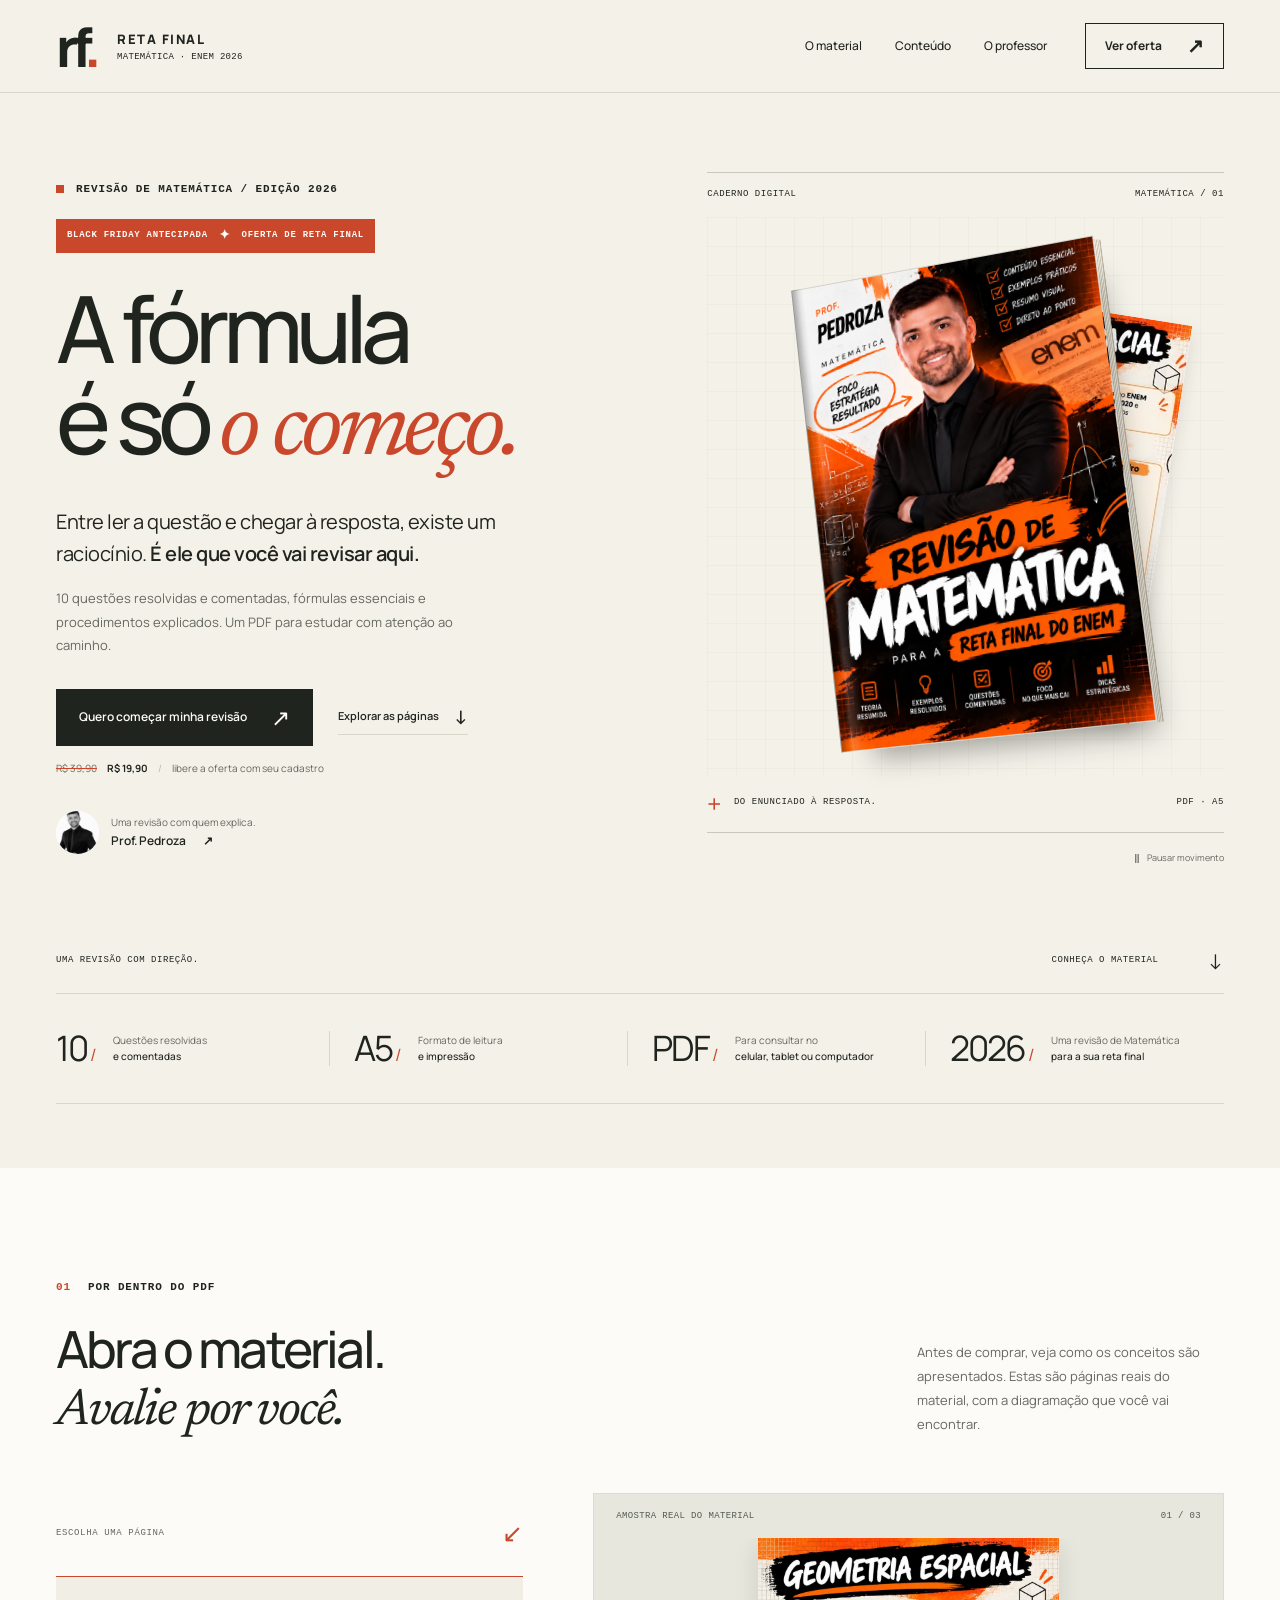
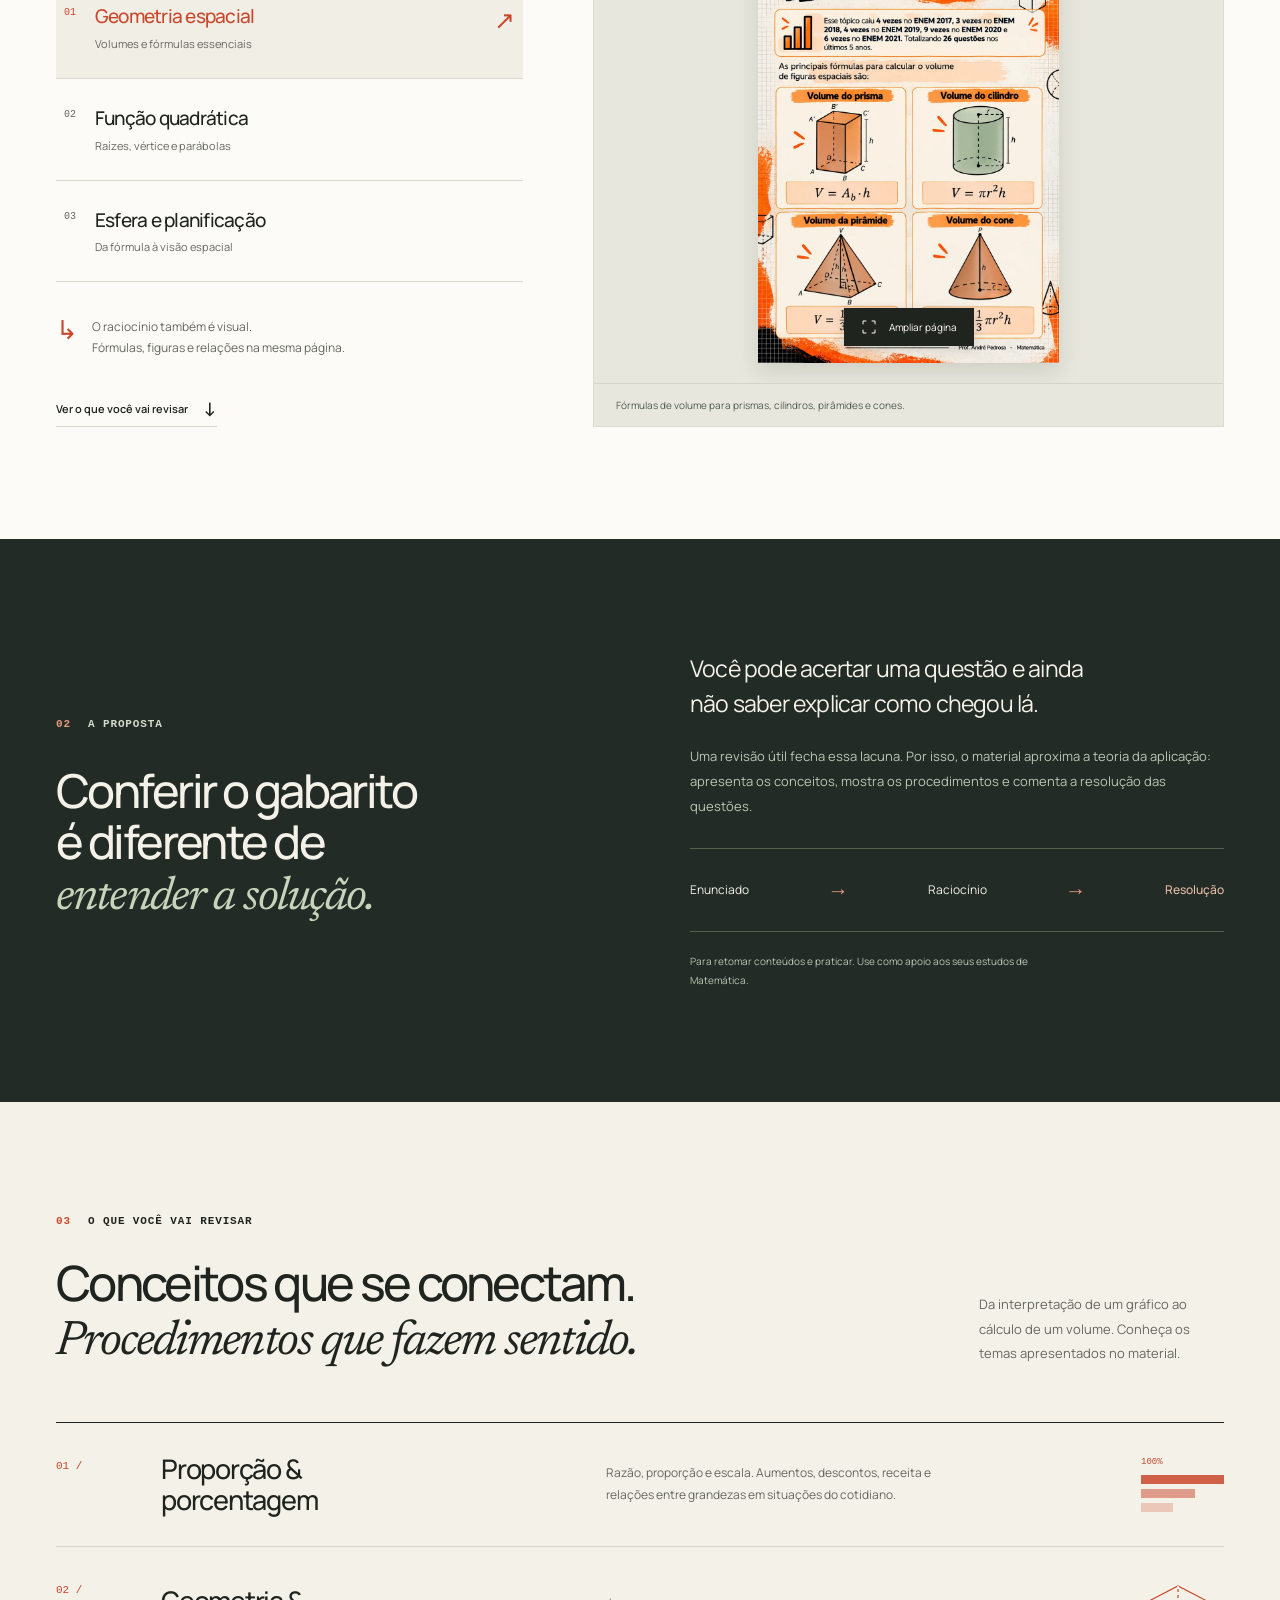
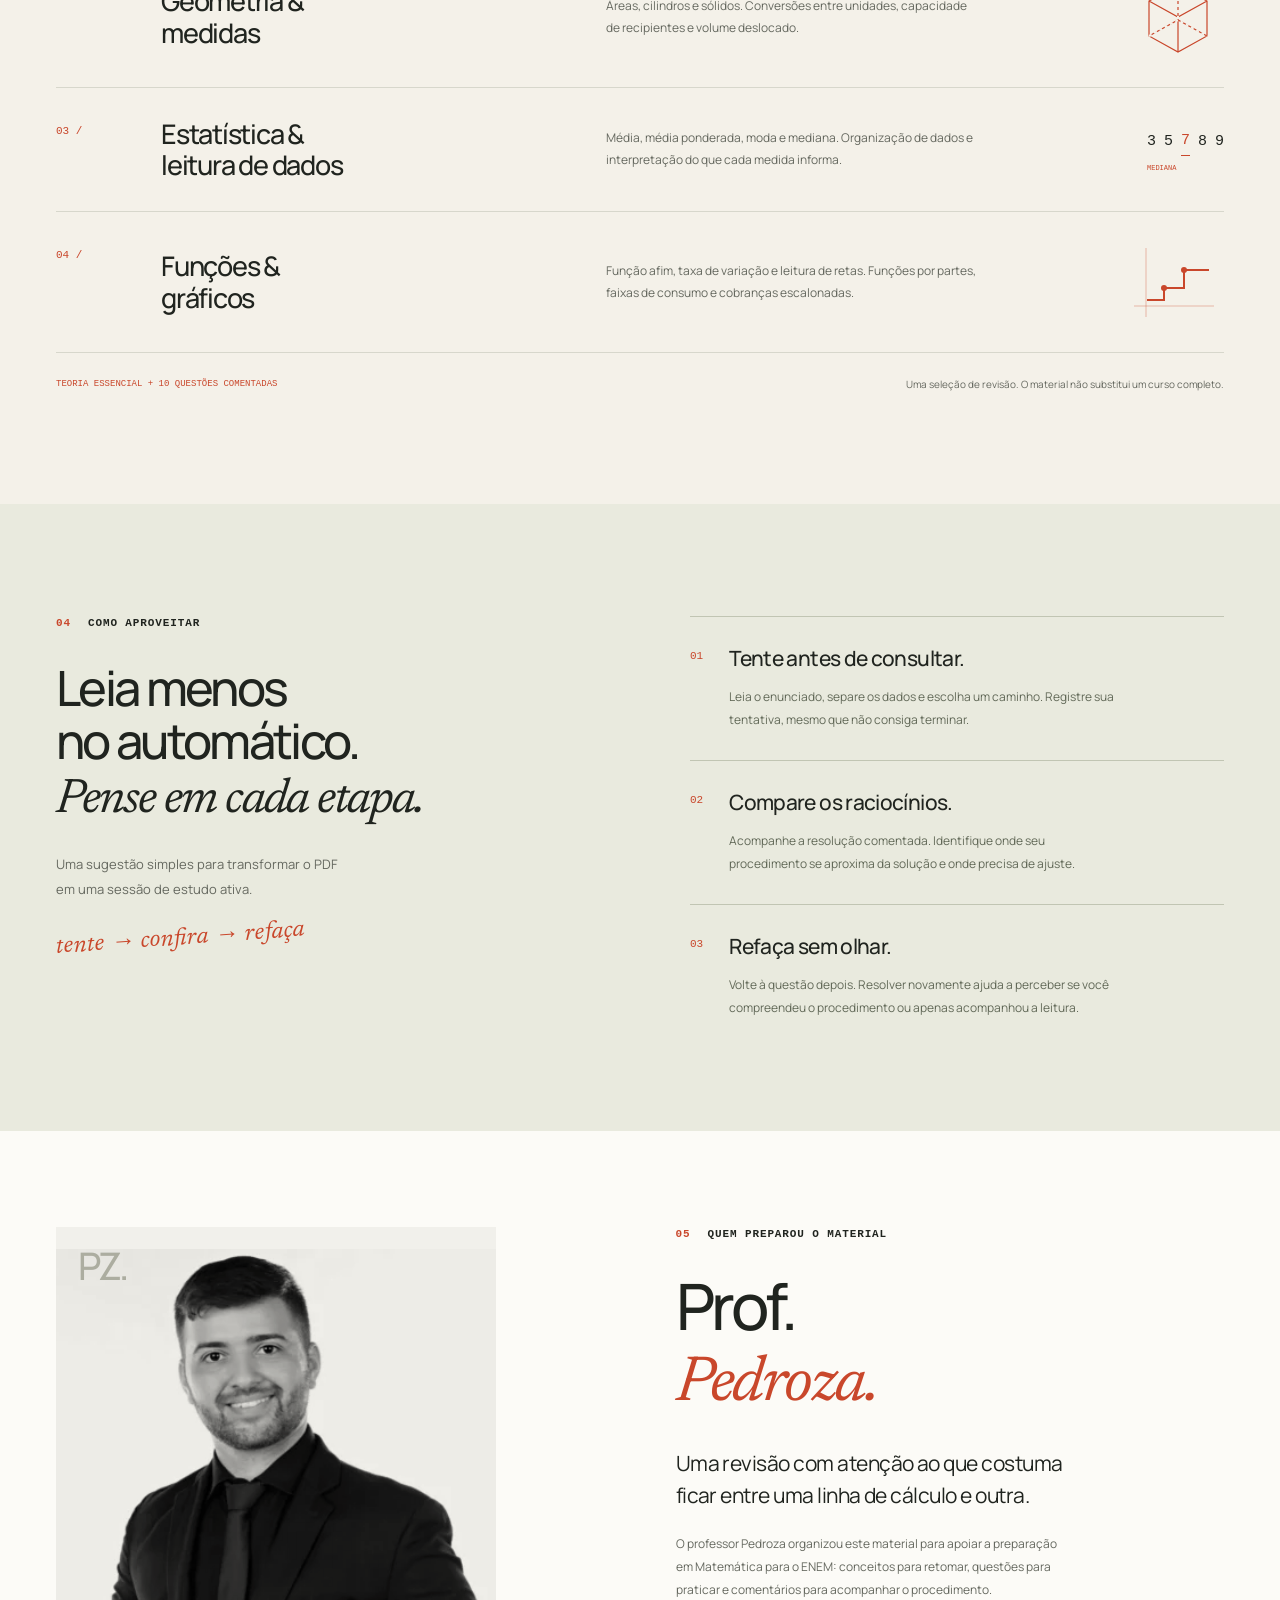
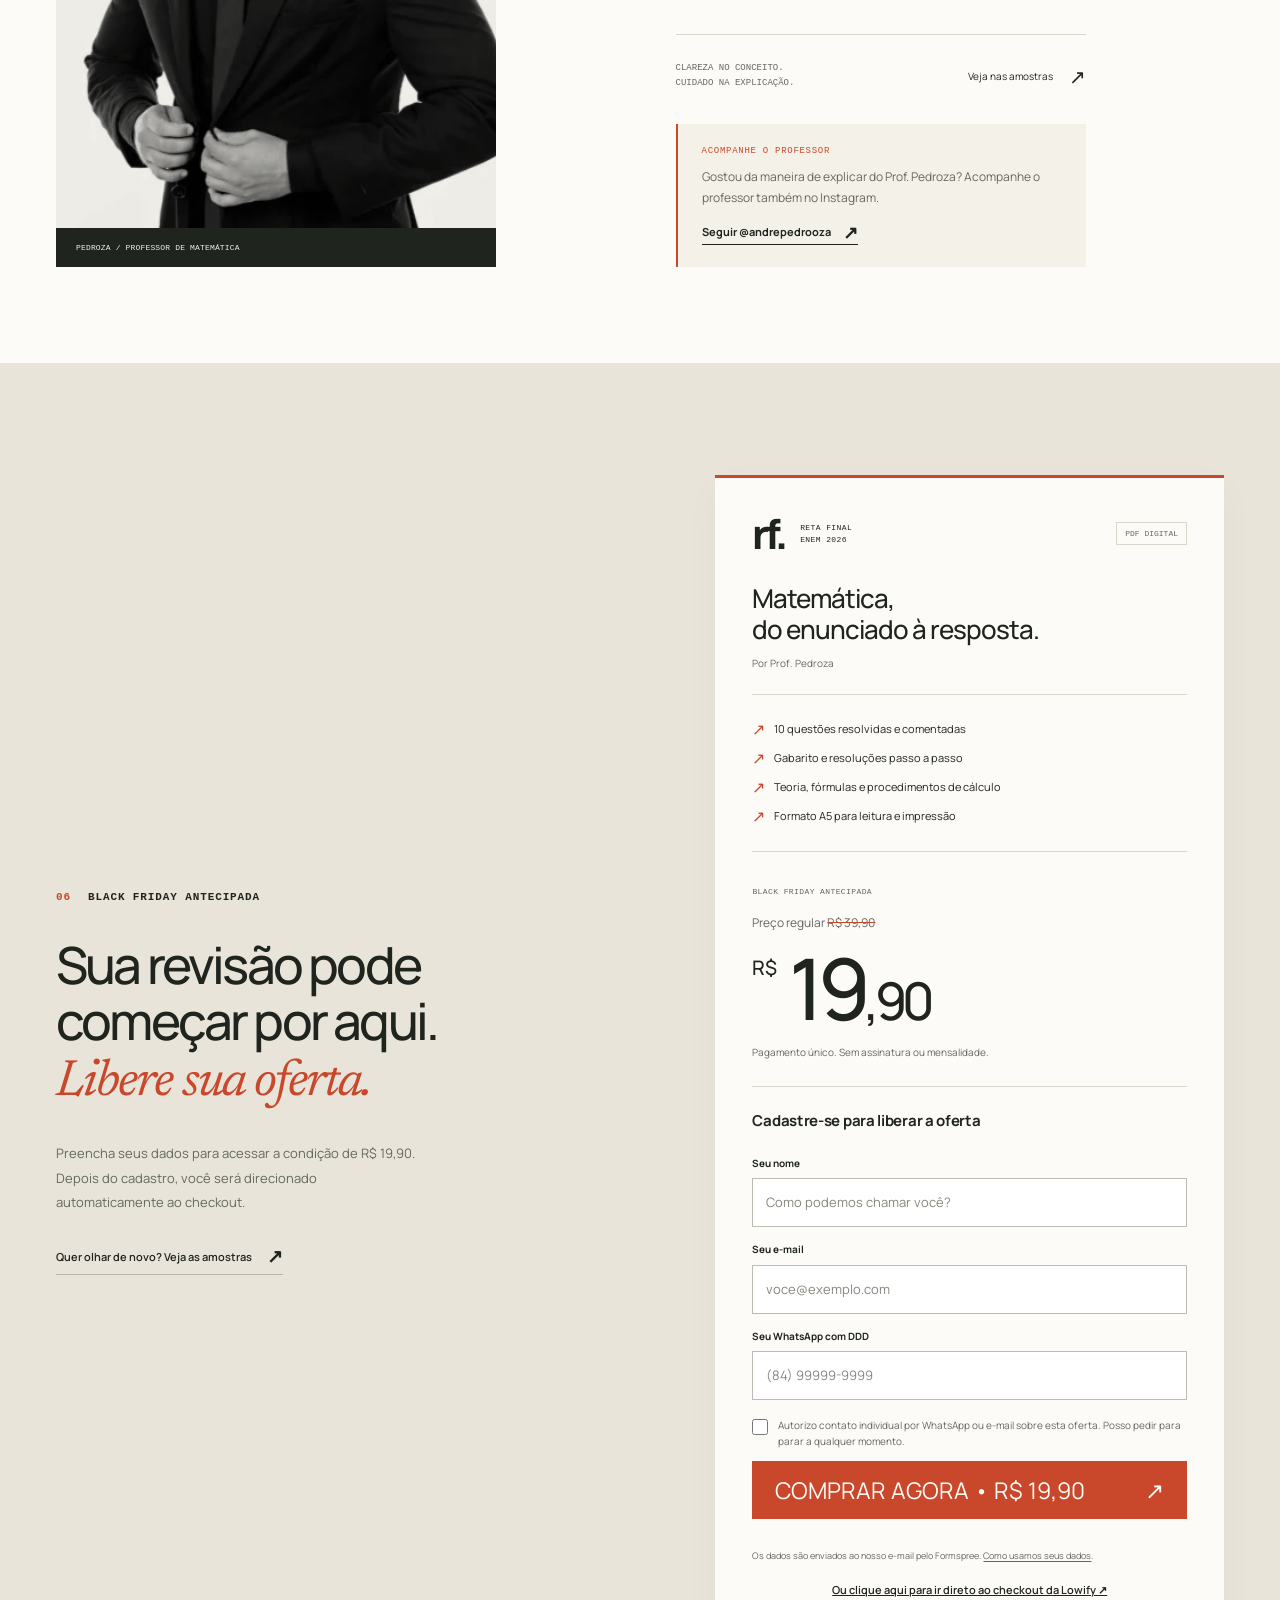
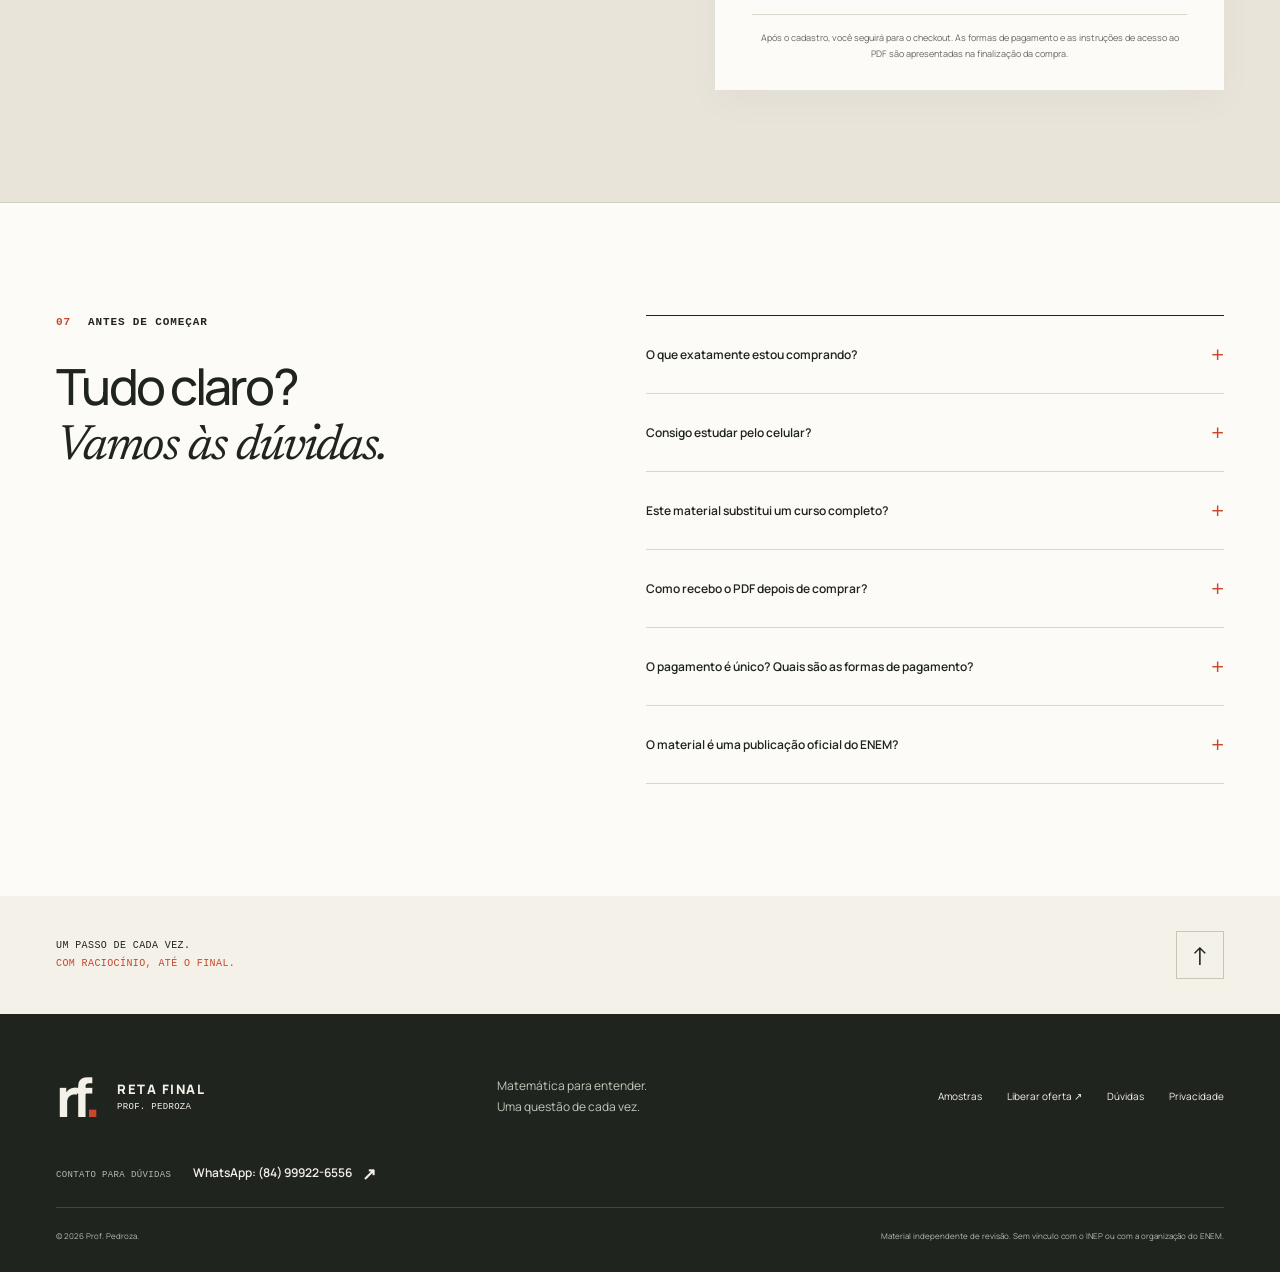
<file: index.html>
<!doctype html>
<html lang="pt-BR">
<head>
  <meta charset="utf-8">
  <meta name="viewport" content="width=device-width, initial-scale=1">
  <meta name="theme-color" content="#f4f1e9">
  <title>Reta Final ENEM 2026 — Uma revisão para entender Matemática</title>
  <meta name="description" content="Na reta final do ENEM, revise Matemática com 10 questões comentadas pelo Prof. Pedroza. Cadastre-se para acessar a oferta de Black Friday antecipada por R$ 19,90.">
  <meta property="og:title" content="A fórmula é só o começo. | Reta Final ENEM 2026">
  <meta property="og:description" content="Uma revisão de Matemática para entender o caminho. Black Friday antecipada: cadastre-se para acessar a condição de R$ 19,90.">
  <meta property="og:type" content="website">
  <meta property="og:locale" content="pt_BR">
  <meta property="og:url" content="https://andreretafinal.vercel.app/">
  <meta property="og:image" content="https://andreretafinal.vercel.app/assets/social-cover-pedroza.png">
  <meta property="og:image:width" content="1731">
  <meta property="og:image:height" content="909">
  <meta property="og:image:alt" content="Reta Final ENEM 2026. A fórmula é só o começo. Material do Prof. Pedroza.">
  <meta name="twitter:card" content="summary_large_image">
  <link rel="canonical" href="https://andreretafinal.vercel.app/">
  <link rel="icon" href="assets/favicon.svg" type="image/svg+xml">
  <link rel="preload" href="assets/fonts/manrope-latin.woff2" as="font" type="font/woff2" crossorigin>
  <link rel="stylesheet" href="assets/site.css?v=20261110-lowify-final">

  <!-- Meta Pixel Code (Rastreamento Oficial Lowify & Meta Ads) -->
  <script>
    !function(f,b,e,v,n,t,s)
    {if(f.fbq)return;n=f.fbq=function(){n.callMethod?
    n.callMethod.apply(n,arguments):n.queue.push(arguments)};
    if(!f._fbq)f._fbq=n;n.push=n;n.loaded=!0;n.version='2.0';
    n.queue=[];t=b.createElement(e);t.async=!0;
    t.src=v;s=b.getElementsByTagName(e)[0];
    s.parentNode.insertBefore(t,s)}(window, document,'script',
    'https://connect.facebook.net/en_US/fbevents.js');

    fbq('init', '1653915083061330');
    fbq('track', 'PageView');
    fbq('track', 'ViewContent', {
      content_name: 'Reta Final ENEM 2026 — Matemática',
      content_category: 'Material Digital',
      value: 19.90,
      currency: 'BRL'
    });
  </script>
  <noscript>
    <img height="1" width="1" style="display:none" 
         src="https://www.facebook.com/tr?id=1653915083061330&ev=PageView&noscript=1"/>
  </noscript>
  <!-- End Meta Pixel Code -->

  <script src="assets/site.js?v=20261110-lowify-final" defer></script>
</head>
<body>
  <a class="skip-link" href="#conteudo-principal">Pular para o conteúdo</a>
  <div class="reading-progress" aria-hidden="true"></div>
  <header class="site-header">
    <div class="container header-inner">
      <a class="brand" href="#inicio" aria-label="Reta Final — início"><span class="brand-symbol" aria-hidden="true">rf<span>.</span></span><span class="brand-name">RETA FINAL<span>MATEMÁTICA · ENEM 2026</span></span></a>
      <nav class="desktop-nav" aria-label="Navegação principal"><a href="#amostras">O material</a><a href="#conteudos">Conteúdo</a><a href="#sobre">O professor</a></nav>
      <a class="header-cta" href="#oferta">Ver oferta <span aria-hidden="true">↗</span></a>
      <button class="menu-toggle" type="button" aria-expanded="false" aria-controls="mobile-nav" aria-label="Abrir menu"><span></span><span></span></button>
    </div>
    <nav id="mobile-nav" class="mobile-nav" aria-label="Navegação no celular" hidden><a href="#amostras">O material <span>01</span></a><a href="#conteudos">Conteúdo <span>02</span></a><a href="#sobre">O professor <span>03</span></a><a href="#faq">Dúvidas <span>04</span></a></nav>
  </header>
  <main id="conteudo-principal">
    <section class="hero" id="inicio" aria-labelledby="hero-title">
      <div class="container hero-grid">
        <div class="hero-copy">
          <p class="eyebrow"><span class="edition-mark" aria-hidden="true"></span> REVISÃO DE MATEMÁTICA / EDIÇÃO 2026</p>
          <p class="campaign-ribbon">BLACK FRIDAY ANTECIPADA <span aria-hidden="true">✦</span> OFERTA DE RETA FINAL</p>
          <h1 id="hero-title">A fórmula<br>é só <span class="serif">o começo.</span></h1>
          <p class="hero-description">Entre ler a questão e chegar à resposta, existe um raciocínio. <strong>É ele que você vai revisar aqui.</strong></p>
          <p class="hero-detail">10 questões resolvidas e comentadas, fórmulas essenciais e procedimentos explicados. Um PDF para estudar com atenção ao caminho.</p>
          <div class="hero-actions"><a class="button button-dark" href="#oferta">Quero começar minha revisão <span aria-hidden="true">↗</span></a><a class="text-link" href="#amostras">Explorar as páginas <span aria-hidden="true">↓</span></a></div>
          <p class="purchase-note"><del>R$ 39,90</del><strong>R$ 19,90</strong><span aria-hidden="true">/</span> libere a oferta com seu cadastro</p>
          <a class="hero-author" href="#sobre"><img src="assets/professor-andre-pedrosa.webp" alt="" width="44" height="44"><span>Uma revisão com quem explica.<strong>Prof. Pedroza <span aria-hidden="true">↗</span></strong></span></a>
        </div>
        <div class="hero-product" aria-label="Revisão de Matemática com o Prof. Pedroza">
          <div class="product-topline"><span>CADERNO DIGITAL</span><span>MATEMÁTICA / 01</span></div>
          <div class="book-presentation">
            <div class="book-preview-page" aria-hidden="true"><img src="assets/amostra-geometria-espacial-thumb.webp" width="360" height="510" alt="" decoding="async"></div>
            <a class="hero-artwork" href="#amostras" aria-label="Conhecer as páginas do material de revisão">
              <img src="assets/capa-matematica-pedroza.png" width="1024" height="1536" alt="Prof. Pedroza — Revisão de Matemática para a reta final do ENEM: teoria resumida, exemplos resolvidos e questões comentadas." fetchpriority="high" decoding="async">
            </a>
          </div>
          <div class="product-bottomline"><span><span class="small-cross" aria-hidden="true">+</span> DO ENUNCIADO À RESPOSTA.</span><span>PDF · A5</span></div>
          <button class="book-motion-toggle" type="button" aria-pressed="false"><span aria-hidden="true">Ⅱ</span> <span class="book-motion-label">Pausar movimento</span></button>
        </div>
      </div>
      <div class="container hero-index"><span>UMA REVISÃO COM DIREÇÃO.</span><a href="#amostras" aria-label="Conhecer o material">CONHEÇA O MATERIAL <span aria-hidden="true">↓</span></a></div>
    </section>
    <section class="facts container" aria-label="O material em quatro informações">
      <div><span class="fact-number">10<span> /</span></span><p>Questões resolvidas<br><strong>e comentadas</strong></p></div><div><span class="fact-number">A5<span> /</span></span><p>Formato de leitura<br><strong>e impressão</strong></p></div><div><span class="fact-number">PDF<span> /</span></span><p>Para consultar no<br><strong>celular, tablet ou computador</strong></p></div><div><span class="fact-number">2026<span> /</span></span><p>Uma revisão de Matemática<br><strong>para a sua reta final</strong></p></div>
    </section>
    <section class="samples section-space" id="amostras" aria-labelledby="samples-title"><div class="container">
      <div class="section-heading"><div><p class="eyebrow"><span>01</span> POR DENTRO DO PDF</p><h2 id="samples-title">Abra o material.<br><span class="serif">Avalie por você.</span></h2></div><p>Antes de comprar, veja como os conceitos são apresentados. Estas são páginas reais do material, com a diagramação que você vai encontrar.</p></div>
      <div class="sample-workspace"><div class="sample-sidebar">
        <div class="sidebar-label">ESCOLHA UMA PÁGINA <span aria-hidden="true">↙</span></div>
        <div class="sample-tabs" role="tablist" aria-label="Amostras do material" aria-orientation="vertical">
          <button class="sample-tab" id="sample-tab-0" type="button" role="tab" aria-selected="true" aria-controls="sample-panel" data-sample="0"><span class="tab-number">01</span><span><strong>Geometria espacial</strong><small>Volumes e fórmulas essenciais</small></span><span class="tab-arrow" aria-hidden="true">↗</span></button>
          <button class="sample-tab" id="sample-tab-1" type="button" role="tab" aria-selected="false" aria-controls="sample-panel" tabindex="-1" data-sample="1"><span class="tab-number">02</span><span><strong>Função quadrática</strong><small>Raízes, vértice e parábolas</small></span><span class="tab-arrow" aria-hidden="true">↗</span></button>
          <button class="sample-tab" id="sample-tab-2" type="button" role="tab" aria-selected="false" aria-controls="sample-panel" tabindex="-1" data-sample="2"><span class="tab-number">03</span><span><strong>Esfera e planificação</strong><small>Da fórmula à visão espacial</small></span><span class="tab-arrow" aria-hidden="true">↗</span></button>
        </div>
        <div class="sample-note"><span aria-hidden="true">↳</span><p>O raciocínio também é visual.<br>Fórmulas, figuras e relações na mesma página.</p></div><a class="text-link" href="#conteudos">Ver o que você vai revisar <span aria-hidden="true">↓</span></a>
      </div><div class="sample-panel" id="sample-panel" role="tabpanel" aria-labelledby="sample-tab-0" tabindex="0">
        <div class="preview-toolbar"><span>AMOSTRA REAL DO MATERIAL</span><span id="preview-counter" aria-live="polite">01 / 03</span></div>
        <button class="page-preview" type="button" aria-label="Ampliar amostra de Geometria espacial" id="open-preview"><img id="preview-image" src="assets/amostra-geometria-espacial.webp" width="900" height="1274" alt="Página de Geometria espacial com fórmulas e diagramas de volumes de sólidos" loading="lazy"><span class="expand-label"><svg width="16" height="16" viewBox="0 0 24 24" fill="none" aria-hidden="true"><path d="M8 3H3v5m13-5h5v5M3 16v5h5m13-5v5h-5" stroke="currentColor" stroke-width="1.5"/></svg> Ampliar página</span></button>
        <p class="preview-caption" id="preview-caption">Fórmulas de volume para prismas, cilindros, pirâmides e cones.</p>
      </div></div>
    </div></section>
    <section class="approach section-space" id="pilares" aria-labelledby="approach-title"><div class="container approach-grid">
      <div><p class="eyebrow"><span>02</span> A PROPOSTA</p><h2 id="approach-title">Conferir o gabarito<br>é diferente de<br><span class="serif">entender a solução.</span></h2></div>
      <div class="approach-content"><p class="lead">Você pode acertar uma questão e ainda não saber explicar como chegou lá.</p><p>Uma revisão útil fecha essa lacuna. Por isso, o material aproxima a teoria da aplicação: apresenta os conceitos, mostra os procedimentos e comenta a resolução das questões.</p><div class="reasoning-flow" aria-label="O caminho da revisão"><span>Enunciado</span><span aria-hidden="true">→</span><span>Raciocínio</span><span aria-hidden="true">→</span><strong>Resolução</strong></div><p class="quiet-note">Para retomar conteúdos e praticar. Use como apoio aos seus estudos de Matemática.</p></div>
    </div></section>
    <section class="curriculum section-space" id="conteudos" aria-labelledby="curriculum-title"><div class="container">
      <div class="section-heading"><div><p class="eyebrow"><span>03</span> O QUE VOCÊ VAI REVISAR</p><h2 id="curriculum-title">Conceitos que se conectam.<br><span class="serif">Procedimentos que fazem sentido.</span></h2></div><p>Da interpretação de um gráfico ao cálculo de um volume. Conheça os temas apresentados no material.</p></div>
      <div class="curriculum-table">
        <article class="curriculum-row"><span class="row-number">01 /</span><h3>Proporção &<br>porcentagem</h3><p>Razão, proporção e escala. Aumentos, descontos, receita e relações entre grandezas em situações do cotidiano.</p><div class="topic-diagram" aria-hidden="true"><span>100%</span><i style="--bar:100%"></i><i style="--bar:65%"></i><i style="--bar:38%"></i></div></article>
        <article class="curriculum-row"><span class="row-number">02 /</span><h3>Geometria &<br>medidas</h3><p>Áreas, cilindros e sólidos. Conversões entre unidades, capacidade de recipientes e volume deslocado.</p><svg class="topic-geometry" viewBox="0 0 100 80" fill="none" aria-hidden="true"><path d="m25 24 29-15 29 15v35L54 75 25 59V24Zm0 0 29 16 29-16M54 40v35M54 9v34M25 59l29-16 29 16" stroke="currentColor" stroke-width="1.2"/><path d="M54 9v34M25 59l29-16 29 16" stroke="#f4f1e9" stroke-width="2" stroke-dasharray="3 3"/></svg></article>
        <article class="curriculum-row"><span class="row-number">03 /</span><h3>Estatística &<br>leitura de dados</h3><p>Média, média ponderada, moda e mediana. Organização de dados e interpretação do que cada medida informa.</p><div class="topic-data" aria-hidden="true"><span>3</span><span>5</span><strong>7</strong><span>8</span><span>9</span><small>MEDIANA</small></div></article>
        <article class="curriculum-row"><span class="row-number">04 /</span><h3>Funções &<br>gráficos</h3><p>Função afim, taxa de variação e leitura de retas. Funções por partes, faixas de consumo e cobranças escalonadas.</p><svg class="topic-geometry" viewBox="0 0 100 80" fill="none" aria-hidden="true"><path d="M10 64h80M22 75V6" stroke="currentColor" stroke-opacity=".35"/><path d="M23 58h17V46h20V28h25" stroke="currentColor" stroke-width="2"/><circle cx="40" cy="46" r="3" fill="currentColor"/><circle cx="60" cy="28" r="3" fill="currentColor"/></svg></article>
      </div><div class="curriculum-footnote"><span>TEORIA ESSENCIAL + 10 QUESTÕES COMENTADAS</span><p>Uma seleção de revisão. O material não substitui um curso completo.</p></div>
    </div></section>
    <section class="study section-space" id="metodo" aria-labelledby="study-title"><div class="container study-grid"><div class="study-intro"><p class="eyebrow"><span>04</span> COMO APROVEITAR</p><h2 id="study-title">Leia menos<br>no automático.<br><span class="serif">Pense em cada etapa.</span></h2><p>Uma sugestão simples para transformar o PDF em uma sessão de estudo ativa.</p><span class="study-scribble" aria-hidden="true">tente → confira → refaça</span></div>
      <ol class="study-steps"><li><span>01</span><div><h3>Tente antes de consultar.</h3><p>Leia o enunciado, separe os dados e escolha um caminho. Registre sua tentativa, mesmo que não consiga terminar.</p></div></li><li><span>02</span><div><h3>Compare os raciocínios.</h3><p>Acompanhe a resolução comentada. Identifique onde seu procedimento se aproxima da solução e onde precisa de ajuste.</p></div></li><li><span>03</span><div><h3>Refaça sem olhar.</h3><p>Volte à questão depois. Resolver novamente ajuda a perceber se você compreendeu o procedimento ou apenas acompanhou a leitura.</p></div></li></ol>
    </div></section>
    <section class="author-section" id="sobre" aria-labelledby="author-title"><div class="container author-grid">
      <div class="author-image"><img src="assets/professor-terno.webp" width="460" height="542" alt="Professor Pedroza, autor do material Reta Final ENEM 2026" loading="lazy"><span class="photo-caption">PEDROZA / PROFESSOR DE MATEMÁTICA</span><span class="portrait-index" aria-hidden="true">PZ.</span></div>
      <div class="author-copy"><p class="eyebrow"><span>05</span> QUEM PREPAROU O MATERIAL</p><h2 id="author-title">Prof.<br><span class="serif">Pedroza.</span></h2><p class="author-lead">Uma revisão com atenção ao que costuma ficar entre uma linha de cálculo e outra.</p><p>O professor Pedroza organizou este material para apoiar a preparação em Matemática para o ENEM: conceitos para retomar, questões para praticar e comentários para acompanhar o procedimento.</p><div class="author-signoff"><span>CLAREZA NO CONCEITO.<br>CUIDADO NA EXPLICAÇÃO.</span><a href="#amostras" aria-label="Conhecer as páginas do material do professor Pedroza">Veja nas amostras <span aria-hidden="true">↗</span></a></div><div class="author-social"><span class="author-social-label">ACOMPANHE O PROFESSOR</span><p>Gostou da maneira de explicar do Prof. Pedroza? Acompanhe o professor também no Instagram.</p><a href="https://www.instagram.com/andrepedrooza/" target="_blank" rel="noopener noreferrer" aria-label="Seguir o Prof. Pedroza no Instagram, @andrepedrooza (abre em nova aba)">Seguir @andrepedrooza <span aria-hidden="true">↗</span></a></div></div>
    </div></section>
    <section class="offer section-space" id="oferta" aria-labelledby="offer-title"><div class="container offer-grid">
      <div class="offer-copy"><p class="eyebrow"><span>06</span> BLACK FRIDAY ANTECIPADA</p><h2 id="offer-title">Sua revisão pode<br>começar por aqui.<br><span class="serif">Libere sua oferta.</span></h2><p>Preencha seus dados para acessar a condição de R$ 19,90. Depois do cadastro, você será direcionado automaticamente ao checkout.</p><a class="text-link" href="#amostras">Quer olhar de novo? Veja as amostras <span aria-hidden="true">↗</span></a></div>
      <div class="offer-card">
        <div class="offer-card-top"><span class="mini-brand">rf.</span><span>RETA FINAL<br>ENEM 2026</span><span class="offer-format">PDF DIGITAL</span></div>
        <h3>Matemática,<br>do enunciado à resposta.</h3><p class="offer-byline">Por Prof. Pedroza</p>
        <ul class="offer-includes"><li>10 questões resolvidas e comentadas</li><li>Gabarito e resoluções passo a passo</li><li>Teoria, fórmulas e procedimentos de cálculo</li><li>Formato A5 para leitura e impressão</li></ul>
        <div class="price-block"><span>BLACK FRIDAY ANTECIPADA</span><p class="regular-price">Preço regular <del>R$ 39,90</del></p><p class="price"><span>R$</span> 19<span>,90</span></p><p>Pagamento único. Sem assinatura ou mensalidade.</p></div>
        <form id="lead-form" class="lead-form" action="https://formspree.io/f/xpppejbd" method="POST">
          <p class="lead-form-title">Cadastre-se para liberar a oferta</p>
          <label for="lead-name">Seu nome</label><input id="lead-name" name="name" type="text" autocomplete="name" minlength="2" maxlength="90" required placeholder="Como podemos chamar você?">
          <label for="lead-email">Seu e-mail</label><input id="lead-email" name="email" type="email" autocomplete="email" maxlength="160" required placeholder="voce@exemplo.com">
          <label for="lead-phone">Seu WhatsApp com DDD</label><input id="lead-phone" name="whatsapp" type="tel" inputmode="tel" autocomplete="tel" minlength="10" maxlength="20" required placeholder="(84) 99999-9999">
          <input type="text" name="_gotcha" class="lead-honey" tabindex="-1" autocomplete="off" aria-hidden="true">
          <input type="hidden" name="subject" value="Novo lead | Reta Final ENEM 2026">
          <input type="hidden" name="produto" value="Reta Final ENEM 2026 - Matemática">
          <input type="hidden" name="oferta" value="Black Friday antecipada - R$ 19,90">
          <label class="lead-consent"><input type="checkbox" name="autorizacao_contato" value="Sim, sobre esta oferta" required><span>Autorizo contato individual por WhatsApp ou e-mail sobre esta oferta. Posso pedir para parar a qualquer momento.</span></label>
          <button class="button button-accent lead-submit" type="submit" id="lead-submit-btn"><span id="lead-submit-text">COMPRAR AGORA • R$ 19,90</span> <span aria-hidden="true" id="lead-submit-icon">↗</span></button>
          <p id="lead-status" class="lead-status" role="status" aria-live="polite"></p>
          <p class="lead-privacy">Os dados são enviados ao nosso e-mail pelo Formspree. <a href="privacidade.html">Como usamos seus dados</a>.</p>
          <p class="lead-direct-checkout" style="text-align: center; margin-top: 10px; font-size: 11px;"><a href="https://pay.lowify.com.br/checkout.php?product_id=fCjFAD" target="_blank" rel="noopener" style="color: inherit; text-decoration: underline; font-weight: 600;">Ou clique aqui para ir direto ao checkout da Lowify ↗</a></p>
        </form>
        <p class="delivery-note">Após o cadastro, você seguirá para o checkout. As formas de pagamento e as instruções de acesso ao PDF são apresentadas na finalização da compra.</p>
      </div>
    </div></section>
    <section class="faq section-space" id="faq" aria-labelledby="faq-title"><div class="container faq-grid"><div><p class="eyebrow"><span>07</span> ANTES DE COMEÇAR</p><h2 id="faq-title">Tudo claro?<br><span class="serif">Vamos às dúvidas.</span></h2></div><div class="faq-list">
      <details><summary>O que exatamente estou comprando?<span aria-hidden="true">+</span></summary><div class="faq-answer"><p>Um material digital em PDF de revisão de Matemática para o ENEM 2026, do Prof. Pedroza. Ele inclui teoria essencial, fórmulas, 10 questões resolvidas e comentadas e gabarito. Não é um curso em vídeo nem um livro físico.</p></div></details>
      <details><summary>Consigo estudar pelo celular?<span aria-hidden="true">+</span></summary><div class="faq-answer"><p>Sim. O PDF pode ser aberto em um leitor de PDF no celular, tablet ou computador. A diagramação é em formato A5, que também permite a impressão. Nas amostras desta página, você pode ampliar as páginas para conferir a leitura.</p></div></details>
      <details><summary>Este material substitui um curso completo?<span aria-hidden="true">+</span></summary><div class="faq-answer"><p>Não. É um apoio de revisão para retomar conteúdos e praticar procedimentos. Use junto aos seus estudos e à resolução de outras questões. O material não promete uma nota específica ou aprovação.</p></div></details>
      <details><summary>Como recebo o PDF depois de comprar?<span aria-hidden="true">+</span></summary><div class="faq-answer"><p>Após a confirmação do pagamento, siga as instruções de entrega e acesso apresentadas no checkout. Confira seus dados antes de finalizar a compra.</p></div></details>
      <details><summary>O pagamento é único? Quais são as formas de pagamento?<span aria-hidden="true">+</span></summary><div class="faq-answer"><p>Na oferta de Black Friday antecipada, o material custa R$ 19,90, em pagamento único, sem assinatura. O preço regular informado é R$ 39,90. As opções de pagamento serão exibidas no checkout quando a plataforma liberar a compra.</p></div></details>
      <details><summary>O material é uma publicação oficial do ENEM?<span aria-hidden="true">+</span></summary><div class="faq-answer"><p>Não. É um material independente de revisão, de autoria do Prof. Pedroza, sem vínculo com o INEP ou com a organização do ENEM.</p></div></details>
    </div></div></section>
    <div class="closing-line container"><span>UM PASSO DE CADA VEZ.<br><strong>COM RACIOCÍNIO, ATÉ O FINAL.</strong></span><a href="#inicio" aria-label="Voltar ao início">↑</a></div>
  </main>
  <footer class="site-footer"><div class="container"><div class="footer-main"><a class="brand" href="#inicio" aria-label="Reta Final — início"><span class="brand-symbol" aria-hidden="true">rf<span>.</span></span><span class="brand-name">RETA FINAL<span>PROF. PEDROZA</span></span></a><p>Matemática para entender.<br>Uma questão de cada vez.</p><nav aria-label="Links do rodapé"><a href="#amostras">Amostras</a><a href="#oferta">Liberar oferta ↗</a><a href="#faq">Dúvidas</a><a href="privacidade.html">Privacidade</a></nav></div><div class="footer-contact"><span>CONTATO PARA DÚVIDAS</span><a href="https://wa.me/5584999226556" target="_blank" rel="noopener noreferrer" aria-label="Falar pelo WhatsApp no número (84) 99922-6556 (abre em nova aba)">WhatsApp: (84) 99922-6556 <span aria-hidden="true">↗</span></a></div><div class="footer-bottom"><p>© 2026 Prof. Pedroza.</p><p>Material independente de revisão. Sem vínculo com o INEP ou com a organização do ENEM.</p></div></div></footer>
  <aside class="mobile-purchase" aria-label="Acessar oferta" hidden><div><span>RETA FINAL / PDF DIGITAL</span><strong><del>R$ 39,90</del> R$ 19,90 <small>oferta</small></strong></div><a class="button button-dark" href="#oferta">Liberar oferta <span aria-hidden="true">↗</span></a></aside>
  <dialog id="sample-dialog" class="sample-dialog" aria-labelledby="dialog-title"><div class="dialog-content"><header class="dialog-header"><div><span id="dialog-counter">01 / 03</span><h2 id="dialog-title">Geometria espacial</h2></div><button type="button" id="close-dialog" class="icon-button" aria-label="Fechar amostra">✕</button></header><div class="dialog-image-area"><img id="dialog-image" src="assets/amostra-geometria-espacial.webp" alt="Amostra de Geometria espacial" width="900" height="1274"></div><footer class="dialog-footer"><button type="button" id="previous-sample" class="icon-button" aria-label="Amostra anterior">←</button><button type="button" id="zoom-sample" class="zoom-button" aria-pressed="false">Ampliar leitura +</button><button type="button" id="next-sample" class="icon-button" aria-label="Próxima amostra">→</button></footer></div></dialog>
</body>
</html>
</file>
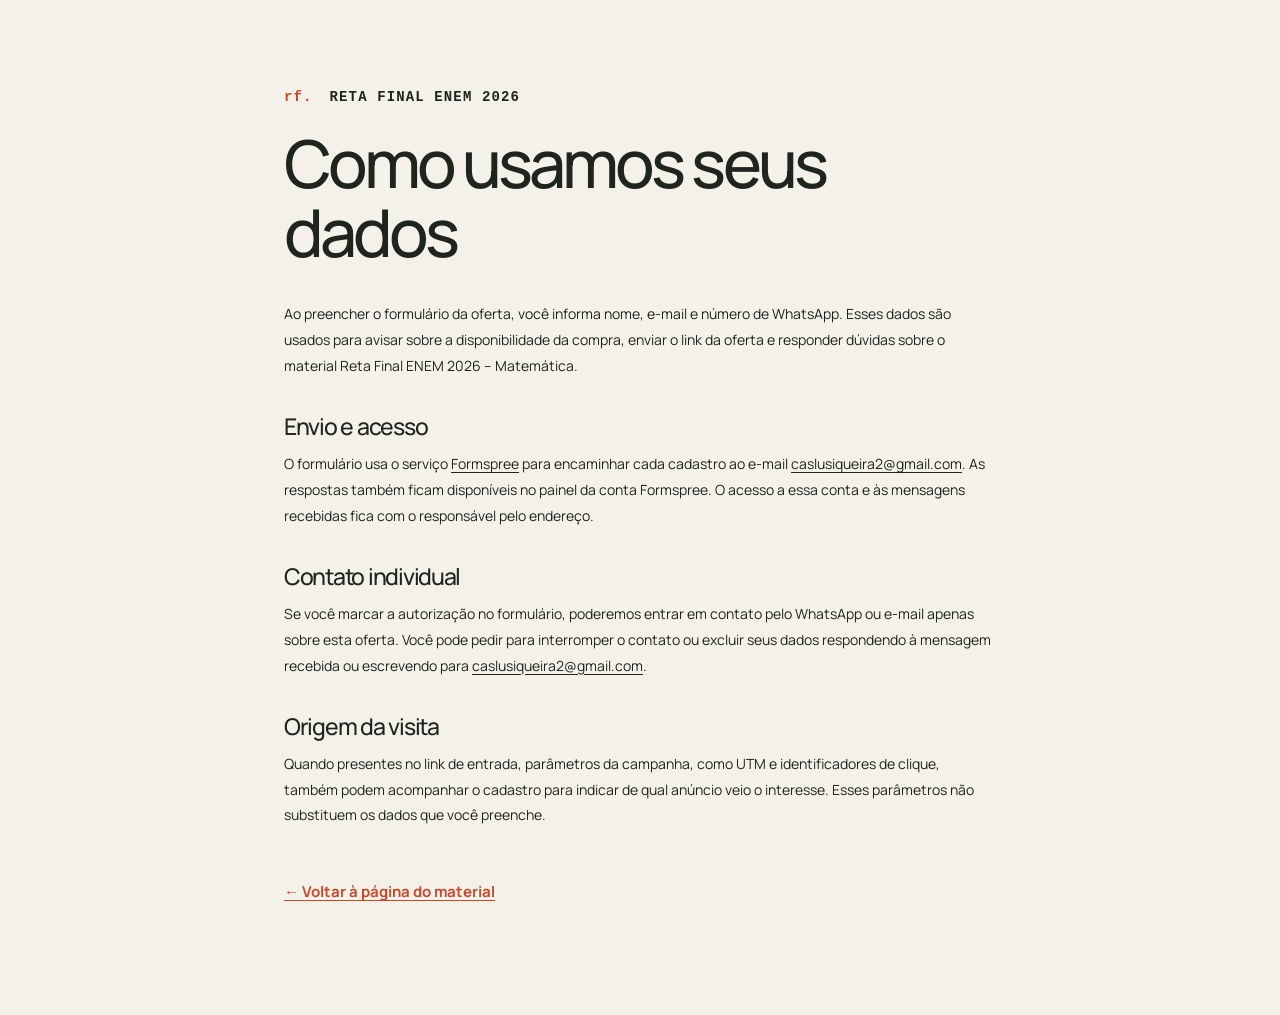
<file: privacidade.html>
<!doctype html>
<html lang="pt-BR">
<head>
  <meta charset="utf-8">
  <meta name="viewport" content="width=device-width, initial-scale=1">
  <meta name="theme-color" content="#f4f1e9">
  <title>Privacidade | Reta Final ENEM 2026</title>
  <meta name="description" content="Como os dados do formulário da oferta Reta Final ENEM 2026 são utilizados.">
  <link rel="canonical" href="https://andreretafinal.vercel.app/privacidade.html">
  <link rel="icon" href="assets/favicon.svg" type="image/svg+xml">
  <link rel="stylesheet" href="assets/site.css?v=20261107-leads">
  <style>
    .privacy-page{max-width:760px;margin:0 auto;padding:85px 24px 110px}
    .privacy-page h1{font-size:clamp(36px,6vw,66px);line-height:1.05;letter-spacing:-.06em;margin:18px 0 34px}
    .privacy-page h2{font-size:23px;margin:35px 0 12px}
    .privacy-page p,.privacy-page li{font-size:14px;line-height:1.85;margin:0 0 12px}
    .privacy-page a{text-decoration:underline;text-underline-offset:3px}
    .privacy-page ul{padding-left:24px}
    .privacy-page .back-link{display:inline-block;margin-top:40px;color:var(--accent);font-weight:700}
  </style>
</head>
<body>
  <main class="privacy-page">
    <p class="eyebrow"><span>rf.</span> RETA FINAL ENEM 2026</p>
    <h1>Como usamos seus dados</h1>
    <p>Ao preencher o formulário da oferta, você informa nome, e-mail e número de WhatsApp. Esses dados são usados para avisar sobre a disponibilidade da compra, enviar o link da oferta e responder dúvidas sobre o material Reta Final ENEM 2026 – Matemática.</p>
    <h2>Envio e acesso</h2>
    <p>O formulário usa o serviço <a href="https://formspree.io/" target="_blank" rel="noopener noreferrer">Formspree</a> para encaminhar cada cadastro ao e-mail <a href="mailto:caslusiqueira2@gmail.com">caslusiqueira2@gmail.com</a>. As respostas também ficam disponíveis no painel da conta Formspree. O acesso a essa conta e às mensagens recebidas fica com o responsável pelo endereço.</p>
    <h2>Contato individual</h2>
    <p>Se você marcar a autorização no formulário, poderemos entrar em contato pelo WhatsApp ou e-mail apenas sobre esta oferta. Você pode pedir para interromper o contato ou excluir seus dados respondendo à mensagem recebida ou escrevendo para <a href="mailto:caslusiqueira2@gmail.com">caslusiqueira2@gmail.com</a>.</p>
    <h2>Origem da visita</h2>
    <p>Quando presentes no link de entrada, parâmetros da campanha, como UTM e identificadores de clique, também podem acompanhar o cadastro para indicar de qual anúncio veio o interesse. Esses parâmetros não substituem os dados que você preenche.</p>
    <a class="back-link" href="/">← Voltar à página do material</a>
  </main>
</body>
</html>
</file>
<file: assets/site.css>
@font-face{font-family:Manrope;src:url('fonts/manrope-latin.woff2') format('woff2');font-weight:400 800;font-display:swap}
@font-face{font-family:Newsreader;src:url('fonts/newsreader-italic-latin.woff2') format('woff2');font-weight:400 500;font-style:italic;font-display:swap}
:root{--paper:#f4f1e9;--white:#fcfbf7;--ink:#20241f;--muted:#65685f;--line:#d7d7cc;--accent:#c9472b;--accent-light:#f0dace;--dark:#222b25;--serif:Newsreader,Georgia,serif;--sans:Manrope,Arial,sans-serif;--mono:'Courier New',monospace}
*,*::before,*::after{box-sizing:border-box}
html{scroll-behavior:smooth;scroll-padding-top:104px;-webkit-text-size-adjust:100%}
body{margin:0;background:var(--paper);color:var(--ink);font-family:var(--sans);font-size:15px;line-height:1.65;-webkit-font-smoothing:antialiased}
body.dialog-open{overflow:hidden}
::selection{background:var(--accent);color:var(--white)}
img,svg{display:block;max-width:100%}
button,input{font:inherit}
button,a{touch-action:manipulation;-webkit-tap-highlight-color:transparent}
button{cursor:pointer}
a{color:inherit;text-decoration:none}
button{color:inherit}
button:disabled{cursor:default}
button:focus-visible,a:focus-visible,summary:focus-visible,[tabindex]:focus-visible{outline:2px solid var(--accent);outline-offset:5px}
[hidden]{display:none!important}
h1,h2,h3,p{margin:0}
h1,h2,h3{font-weight:500}
.container{width:calc(100% - 112px);max-width:1280px;margin-inline:auto}
.section-space{padding-block:112px}
.serif{font-family:var(--serif);font-style:italic;font-weight:400;letter-spacing:-.04em}
.eyebrow{display:flex;align-items:center;gap:12px;font:11px/1.4 var(--mono);letter-spacing:.08em;font-weight:700}
.eyebrow>span:first-child:not(.edition-mark){color:var(--accent);margin-right:5px}
.edition-mark{width:8px;height:8px;background:var(--accent)}
h2{font-size:clamp(36px,4vw,58px);letter-spacing:-.055em;line-height:1.09}
.skip-link{position:fixed;top:8px;left:8px;z-index:300;padding:12px 20px;background:var(--ink);color:white;transform:translateY(-150%)}
.skip-link:focus{transform:translateY(0)}
.reading-progress{position:fixed;left:0;top:0;height:2px;background:var(--accent);width:100%;transform:scaleX(0);transform-origin:left;z-index:200}
.site-header{position:sticky;top:0;z-index:50;background:rgba(244,241,233,.97);border-bottom:1px solid var(--line)}
.header-inner{display:flex;align-items:center;min-height:92px;gap:38px}
.brand{display:inline-flex;align-items:center;gap:15px;flex-shrink:0}
.brand-symbol{font-size:54px;font-weight:800;letter-spacing:-6px;line-height:1;padding-right:7px}
.brand-symbol>span{color:var(--accent)}
.brand-name{font-size:13px;font-weight:800;line-height:1.8;letter-spacing:.12em}
.brand-name>span{display:block;font:9px/1.5 var(--mono);letter-spacing:.035em;font-weight:400}
.desktop-nav{display:flex;gap:33px;margin-left:auto;font-size:12px;font-weight:500}
.desktop-nav a{position:relative;padding-block:12px}
.desktop-nav a::after{content:'';position:absolute;bottom:5px;left:0;width:100%;height:1px;background:var(--ink);transform:scaleX(0);transform-origin:left;transition:transform .2s}
.desktop-nav a:hover::after{transform:scaleX(1)}
.header-cta{display:flex;align-items:center;gap:25px;font-size:12px;font-weight:700;border:1px solid var(--ink);padding:12px 19px;transition:background .2s,color .2s}
.header-cta span{font-size:20px;line-height:1}
.header-cta:hover{background:var(--ink);color:var(--paper)}
.menu-toggle{display:none;width:44px;height:44px;border:0;background:none;padding:12px}
.menu-toggle span{display:block;height:1px;background:var(--ink);margin-block:6px;transition:transform .2s}
.menu-toggle[aria-expanded=true] span:first-child{transform:translateY(3.5px) rotate(45deg)}
.menu-toggle[aria-expanded=true] span:last-child{transform:translateY(-3.5px) rotate(-45deg)}
.mobile-nav{border-top:1px solid var(--line);padding:14px 24px 24px}
.mobile-nav a{display:flex;align-items:center;justify-content:space-between;padding:14px 0;border-bottom:1px solid var(--line);font-size:17px}
.mobile-nav a span{font:10px var(--mono);color:var(--accent)}
.hero{overflow:clip}
.hero-grid{display:grid;grid-template-columns:1.16fr 1fr;gap:52px;padding-top:76px;padding-bottom:53px;align-items:center}
.hero h1{font-size:clamp(65px,7.25vw,108px);line-height:.99;letter-spacing:-.075em;margin-top:29px;font-weight:500}
.hero h1 .serif{color:var(--accent);white-space:nowrap;letter-spacing:-.06em}
.hero-description{font-size:20px;line-height:1.6;max-width:470px;margin-top:27px;letter-spacing:-.025em}
.hero-description strong{font-weight:600}
.hero-detail{font-size:13px;color:var(--muted);max-width:430px;margin-top:17px;line-height:1.8}
.hero-actions{display:flex;align-items:center;gap:25px;margin-top:31px;flex-wrap:wrap}
.button{display:inline-flex;align-items:center;justify-content:space-between;gap:24px;min-height:56px;padding:16px 22px;font-size:12px;font-weight:600;line-height:1.4;transition:background .2s,transform .2s}
.button>span{font-size:23px;line-height:1;font-weight:400;transition:transform .2s}
.button:hover>span{transform:translate(2px,-2px)}
.button-dark{background:var(--ink);color:var(--white);border:1px solid var(--ink)}
.button-dark:hover{background:var(--accent);border-color:var(--accent)}
.button-accent{background:var(--accent);color:var(--white);border:1px solid var(--accent)}
.button-accent:hover{background:#ad3c23;border-color:#ad3c23}
.text-link{display:inline-flex;align-items:center;gap:15px;font-size:11px;font-weight:600;border-bottom:1px solid var(--line);padding-block:8px}
.text-link span{font-size:19px;line-height:1}
.text-link:hover{border-color:var(--ink)}
.purchase-note{font-size:10px;color:var(--muted);display:flex;gap:10px;align-items:center;margin-top:14px}
.purchase-note strong{font-weight:700;color:var(--ink)}
.purchase-note del{color:var(--muted);text-decoration-color:var(--accent);text-decoration-thickness:1px}
.purchase-note>span{color:#b9b8ad}
.hero-author{display:inline-flex;align-items:center;gap:12px;margin-top:35px;font-size:10px;color:var(--muted);line-height:1.65}
.hero-author img{width:43px;height:43px;object-fit:cover;object-position:50% 19%;border-radius:50%;filter:grayscale(1);background:var(--white)}
.hero-author strong{display:block;font-weight:600;font-size:12px;color:var(--ink)}
.hero-author strong>span{margin-left:15px}
.hero-product{position:relative;align-self:stretch;display:flex;flex-direction:column;justify-content:center;min-width:0;padding-top:3px}
.book-presentation{position:relative;display:flex;align-items:center;justify-content:center;perspective:1400px;isolation:isolate;padding:40px 36px;background-image:linear-gradient(#dcded342 1px,transparent 1px),linear-gradient(90deg,#dcded342 1px,transparent 1px);background-size:29px 29px}
.hero-artwork{display:block;position:relative;z-index:2;width:min(100%,320px);flex-shrink:0;transform-style:preserve-3d;transform:rotateX(4deg) rotateY(-14deg) rotateZ(-7deg);animation:book-float 7s ease-in-out infinite;box-shadow:18px 26px 26px -18px #20241f66}
.hero-artwork img{display:block;width:100%;height:auto;position:relative;border:1px solid #24241f26;backface-visibility:hidden}
.hero-artwork::before{content:'';position:absolute;left:100%;top:4px;bottom:-2px;width:9px;background:repeating-linear-gradient(90deg,#f7f3e8 0,#f7f3e8 1px,#c8c0b1 1px,#c8c0b1 2px);transform-origin:left;transform:rotateY(48deg);border-right:1px solid #b4ab98}
.hero-artwork::after{content:'';position:absolute;inset:0;pointer-events:none;background:linear-gradient(90deg,#0004 0,#0001 2%,#ffffff26 3.5%,transparent 8%);border-left:2px solid #161c174d}
.book-preview-page{position:absolute;z-index:0;top:50%;left:50%;width:52%;max-width:280px;aspect-ratio:2/3;transform:translate(-27%,-48%) rotate(9deg);background:var(--white);box-shadow:0 8px 18px #20241f20;overflow:hidden}
.book-preview-page img{width:100%;height:100%;object-fit:cover}
.book-motion-toggle{display:inline-flex;align-self:flex-end;align-items:center;gap:7px;margin-top:10px;padding:7px 0 7px 12px;min-height:32px;border:0;background:none;font-size:9px;color:var(--muted)}
.book-motion-toggle>span:first-child{font-size:12px;line-height:1}
.book-motion-toggle:hover{color:var(--ink)}
.hero-product.is-paused .hero-artwork,.hero-artwork:hover,.hero-artwork:focus-visible{animation-play-state:paused}
@keyframes book-float{0%,100%{transform:translateY(3px) rotateX(4deg) rotateY(-14deg) rotateZ(-7deg)}50%{transform:translateY(-7px) rotateX(2deg) rotateY(-10deg) rotateZ(-5deg)}}
.product-topline,.product-bottomline{display:flex;justify-content:space-between;align-items:center;font:9px/1.5 var(--mono);letter-spacing:.06em;padding:15px 0;border-top:1px solid #c8c8bb}
.product-bottomline{border-top:0;border-bottom:1px solid #c8c8bb;padding-bottom:16px}
.product-bottomline>span:first-child{display:flex;align-items:center;gap:12px}
.small-cross{font:25px/1 var(--sans);color:var(--accent)}
.hero-index{display:flex;justify-content:space-between;align-items:center;border-bottom:1px solid var(--line);padding-block:22px;font:9px var(--mono);letter-spacing:.06em}
.hero-index>a{display:flex;gap:50px;align-items:center}
.hero-index>a>span{font:21px/1 var(--sans)}
.facts{display:grid;grid-template-columns:repeat(4,1fr);padding-block:37px;border-bottom:1px solid var(--line);gap:24px}
.facts>div{display:flex;gap:18px;align-items:center;border-right:1px solid var(--line)}
.facts>div:last-child{border:0}
.fact-number{font-size:35px;line-height:1;letter-spacing:-.055em;white-space:nowrap}
.fact-number>span{font-size:17px;color:var(--accent);margin-left:2px}
.facts p{font-size:10px;line-height:1.6;color:var(--muted)}
.facts p strong{font-weight:500;color:var(--ink)}
.samples{background:var(--white);margin-top:64px}
.section-heading{display:flex;align-items:end;justify-content:space-between;gap:50px;margin-bottom:53px}
.section-heading .eyebrow{margin-bottom:26px}
.section-heading>p{max-width:307px;color:var(--muted);font-size:13px;line-height:1.85;margin-bottom:4px}
.sample-workspace{display:grid;grid-template-columns:1fr 1.35fr;gap:70px}
.sample-sidebar{display:flex;flex-direction:column;min-width:0;padding-top:22px}
.sidebar-label{display:flex;align-items:center;justify-content:space-between;font:9px var(--mono);letter-spacing:.07em;margin-bottom:26px;color:var(--muted)}
.sidebar-label>span{font:25px var(--sans);color:var(--accent)}
.sample-tab{display:flex;align-items:center;gap:19px;width:100%;background:none;border:0;border-top:1px solid var(--line);padding:25px 8px;text-align:left;transition:background .2s}
.sample-tab:last-child{border-bottom:1px solid var(--line)}
.sample-tab .tab-number{font:10px var(--mono);align-self:start;padding-top:5px;color:var(--muted)}
.sample-tab strong{display:block;font-size:19px;font-weight:500;letter-spacing:-.04em;line-height:1.5}
.sample-tab small{display:block;font-size:11px;color:var(--muted);margin-top:4px}
.tab-arrow{margin-left:auto;font-size:25px;align-self:start;line-height:1.4;opacity:0;transition:opacity .2s}
.sample-tab[aria-selected=true]{color:var(--accent);background:#f1eee6;border-top-color:var(--accent)}
.sample-tab[aria-selected=true] .tab-number{color:var(--accent)}
.sample-tab[aria-selected=true] .tab-arrow,.sample-tab:hover .tab-arrow{opacity:1}
.sample-note{display:flex;align-items:start;gap:14px;margin-top:34px;color:var(--muted)}
.sample-note>span{font-size:26px;line-height:1;color:var(--accent)}
.sample-note p{font-size:12px;line-height:1.75;max-width:260px}
.sample-sidebar>.text-link{align-self:start;margin-top:auto;padding-top:33px}
.sample-panel{background:#e7e7dd;border:1px solid #dcddd2;min-width:0}
.preview-toolbar{display:flex;align-items:center;justify-content:space-between;padding:17px 22px;font:9px var(--mono);letter-spacing:.04em;color:#535b51}
.page-preview{width:100%;height:445px;display:flex;align-items:center;justify-content:center;position:relative;padding:0 30px 20px;border:0;background:none;overflow:hidden}
.page-preview>img{height:100%;width:auto;max-width:100%;object-fit:contain;box-shadow:0 8px 22px #20241f20;transition:transform .4s}
.page-preview:hover>img{transform:translateY(-3px)}
.expand-label{position:absolute;bottom:37px;left:50%;transform:translateX(-50%);display:flex;align-items:center;justify-content:center;gap:12px;background:var(--ink);color:var(--white);font-size:10px;padding:11px 17px;white-space:nowrap;box-shadow:0 3px 14px #0002}
.preview-caption{font-size:10px;color:#535b51;border-top:1px solid #d2d5c8;padding:13px 22px;line-height:1.6;min-height:43px}
.approach{background:var(--dark);color:var(--paper)}
.approach-grid{display:grid;grid-template-columns:1fr 1fr;gap:100px;align-items:center}
.approach .eyebrow{color:#d5d9cc;margin-bottom:32px}
.approach .eyebrow>span{color:#e7997e!important}
.approach h2{font-size:clamp(36px,3.65vw,52px)}
.approach h2 .serif{color:#c9d2ba}
.approach-content>p:not(.lead){font-size:13px;color:#bdc5b6;line-height:1.9}
.approach-content .lead{font-size:23px;line-height:1.5;letter-spacing:-.035em;margin-bottom:24px;max-width:420px}
.reasoning-flow{display:flex;align-items:center;justify-content:space-between;font-size:12px;border-top:1px solid #56604f;border-bottom:1px solid #56604f;padding-block:24px;margin-block:29px 20px}
.reasoning-flow>span:nth-child(even){font-size:21px;color:#e7997e}
.reasoning-flow strong{font-weight:500;color:#e5bca6}
.approach-content>.quiet-note{font-size:10px!important;max-width:350px}
.curriculum .section-heading{gap:30px}
.curriculum .section-heading h2{font-size:clamp(35px,3.8vw,55px)}
.curriculum .section-heading>p{max-width:245px}
.curriculum-table{border-top:1px solid var(--ink)}
.curriculum-row{display:grid;grid-template-columns:65px 1.1fr 1.3fr 100px;gap:40px;align-items:center;border-bottom:1px solid var(--line);padding:30px 0}
.row-number{font:11px var(--mono);color:var(--accent);align-self:start;padding-top:7px}
.curriculum-row h3{font-size:27px;line-height:1.17;letter-spacing:-.045em}
.curriculum-row>p{font-size:12px;line-height:1.85;max-width:370px;color:var(--muted)}
.topic-diagram{width:83px;display:flex;flex-direction:column;gap:5px;margin-left:auto;color:var(--accent)}
.topic-diagram>span{font:9px var(--mono);margin-bottom:3px}
.topic-diagram>i{display:block;width:var(--bar);height:9px;background:currentColor;opacity:.85}
.topic-diagram>i:nth-child(3){opacity:.5}.topic-diagram>i:nth-child(4){opacity:.25}
.topic-geometry{width:100px;height:80px;color:var(--accent)}
.topic-data{display:flex;gap:8px;position:relative;align-items:center;justify-content:end;padding-bottom:16px;font:15px var(--mono)}
.topic-data strong{color:var(--accent);font-weight:400;border-bottom:1px solid var(--accent);padding-block:6px}
.topic-data small{font:7px var(--mono);color:var(--accent);position:absolute;bottom:0;left:23px}
.curriculum-footnote{display:flex;justify-content:space-between;align-items:center;gap:20px;margin-top:23px}
.curriculum-footnote>span{font:9px var(--mono);color:var(--accent)}
.curriculum-footnote p{font-size:10px;color:var(--muted)}
.study{background:#e9eade}
.study-grid{display:grid;grid-template-columns:1fr 1fr;gap:100px}
.study .eyebrow{margin-bottom:29px}
.study h2{font-size:clamp(36px,3.8vw,55px)}
.study-intro>p:not(.eyebrow){font-size:13px;line-height:1.9;max-width:300px;margin-top:25px;color:var(--muted)}
.study-scribble{display:block;font-family:var(--serif);font-style:italic;font-size:24px;color:var(--accent);margin-top:27px;transform:rotate(-4deg);transform-origin:left}
.study-steps{list-style:none;padding:0;margin:0}
.study-steps li{display:flex;gap:26px;border-top:1px solid #c1c5b3;padding-block:27px 29px}
.study-steps li:last-child{padding-bottom:0}
.study-steps li>span{font:11px var(--mono);color:var(--accent);padding-top:6px}
.study-steps h3{font-size:21px;font-weight:500;line-height:1.4;letter-spacing:-.03em;margin-bottom:12px}
.study-steps p{font-size:12px;line-height:1.9;color:#626958;max-width:390px}
.author-section{background:var(--white);padding-block:96px}
.author-grid{display:grid;grid-template-columns:.92fr 1fr;gap:115px;align-items:center}
.author-image{position:relative;background:#f1f0eb;max-width:440px;padding:22px 0 0;align-self:stretch;overflow:hidden;min-height:480px}
.author-image img{height:100%;max-height:540px;min-height:100%;width:100%;object-fit:cover;object-position:center top;filter:grayscale(1);mix-blend-mode:multiply}
.photo-caption{position:absolute;bottom:0;left:0;width:100%;font:8px var(--mono);background:var(--ink);color:var(--paper);padding:15px 20px;letter-spacing:.02em}
.portrait-index{position:absolute;left:22px;top:19px;font-size:38px;line-height:1;font-weight:500;letter-spacing:-.08em;color:#acada0}
.author-copy .eyebrow{margin-bottom:28px}
.author-copy h2{font-size:clamp(48px,5vw,72px)}
.author-copy .serif{color:var(--accent)}
.author-copy>p:not(.eyebrow){font-size:12px;color:var(--muted);line-height:1.9;max-width:390px}
.author-copy .author-lead{font-size:21px!important;line-height:1.5!important;letter-spacing:-.025em;margin-block:28px 22px;color:var(--ink)!important}
.author-signoff{display:flex;align-items:center;justify-content:space-between;border-top:1px solid var(--line);padding-top:25px;margin-top:32px;gap:25px;max-width:410px}
.author-signoff>span{font:9px/1.7 var(--mono);color:var(--muted)}
.author-signoff>a{font-size:10px;display:flex;align-items:center;gap:16px}
.author-signoff>a>span{font-size:20px}
.author-social{max-width:410px;margin-top:31px;padding:21px 24px 22px;background:var(--paper);border-left:2px solid var(--accent)}
.author-social-label{display:block;font:9px/1.4 var(--mono);letter-spacing:.08em;color:var(--accent)}
.author-social p{max-width:340px;margin-top:10px;font-size:12px;line-height:1.7;color:var(--muted)}
.author-social a{display:inline-flex;align-items:center;gap:12px;margin-top:15px;font-size:11px;font-weight:700;border-bottom:1px solid currentColor;padding-bottom:3px}
.author-social a:hover{color:var(--accent)}
.author-social a span{font-size:18px;line-height:1}
.offer{background:#e8e4d9;border-bottom:1px solid #d2cec1}
.offer-grid{display:grid;grid-template-columns:1.1fr 1fr;align-items:center;gap:100px}
.offer-copy .eyebrow{margin-bottom:31px}
.offer-copy h2{font-size:clamp(37px,4vw,58px)}
.offer-copy h2 .serif{color:var(--accent)}
.offer-copy>p:not(.eyebrow){font-size:13px;line-height:1.9;max-width:370px;color:var(--muted);margin-top:29px}
.offer-copy>.text-link{margin-top:24px;border-color:#b7b6aa}
.offer-card{position:relative;background:var(--white);padding:35px 37px 28px;border-top:3px solid var(--accent);box-shadow:0 12px 35px #20241f08}
.offer-card-top{display:flex;align-items:center;gap:12px;margin-bottom:29px}
.mini-brand{font-size:41px;line-height:1;font-weight:800;letter-spacing:-.1em;padding-right:4px}
.offer-card-top>span:nth-child(2){font:8px/1.5 var(--mono);letter-spacing:.05em}
.offer-format{margin-left:auto;font:8px var(--mono);color:var(--muted);border:1px solid var(--line);padding:6px 8px}
.offer-card h3{font-size:26px;line-height:1.2;letter-spacing:-.04em}
.offer-byline{font-size:10px;color:var(--muted);margin-top:9px}
.offer-includes{padding:25px 0;margin:23px 0 0;border-block:1px solid var(--line);list-style:none}
.offer-includes li{position:relative;font-size:11px;padding-left:22px;margin-bottom:11px;line-height:1.65}
.offer-includes li:last-child{margin-bottom:0}
.offer-includes li::before{content:'↗';position:absolute;left:0;color:var(--accent);font-size:16px;line-height:1.2}
.price-block{padding-block:25px 26px}
.price-block>span{font:8px var(--mono);letter-spacing:.05em;color:var(--muted)}
.regular-price{font-size:12px;color:var(--muted);margin-top:12px}
.regular-price del,.mobile-purchase strong del{text-decoration-color:var(--accent);text-decoration-thickness:1px}
.mobile-purchase strong del{font-size:10px;color:var(--muted);font-weight:400;margin-right:3px}
.price{font-size:85px;line-height:1.3;letter-spacing:-.075em;font-weight:500}
.price>span:first-child{font-size:20px;letter-spacing:-.04em;vertical-align:top;position:relative;top:22px;margin-right:3px}
.price>span:last-child{font-size:52px;letter-spacing:-.08em}
.price-block>p:last-child{font-size:10px;color:var(--muted)}
.offer-card>.button{width:100%;font-size:12px;min-height:58px}
.checkout-note{display:flex;align-items:center;justify-content:center;gap:8px;font-size:9px;margin-top:15px;color:var(--muted)}
.delivery-note{font-size:9px;line-height:1.8;text-align:center;color:var(--muted);margin-top:15px;border-top:1px solid var(--line);padding-top:15px}
.campaign-ribbon{display:inline-flex;align-items:center;gap:11px;margin-top:22px;padding:7px 11px;background:var(--accent);color:var(--white);font:700 9px/1.5 var(--mono);letter-spacing:.08em}
.campaign-ribbon span{font-size:13px}
.lead-form{display:grid;gap:7px;border-top:1px solid var(--line);padding-top:22px}
.lead-form-title{font-size:15px;font-weight:700;letter-spacing:-.02em;margin-bottom:7px}
.lead-form>label:not(.lead-consent){font-size:10px;font-weight:700;margin-top:7px}
.lead-form>input:not([type=hidden]){width:100%;min-height:49px;border:1px solid #bcbdb2;border-radius:0;background:#fff;padding:11px 13px;color:var(--ink);font-size:13px}
.lead-form>input:not([type=hidden]):focus{outline:2px solid var(--accent);outline-offset:2px}
.lead-form>input::placeholder{color:#85877e}
.lead-form .lead-honey{position:absolute!important;left:-10000px!important;width:1px!important;height:1px!important;opacity:0!important;pointer-events:none!important}
.lead-consent{display:flex;align-items:flex-start;gap:10px;margin-block:11px 5px;font-size:10px;line-height:1.55;color:var(--muted)}
.lead-consent input{flex:none;width:16px;height:16px;margin:1px 0 0;accent-color:var(--accent)}
.lead-submit{width:100%;min-height:58px;font-size:12px}
.lead-submit:disabled{opacity:.65}
.lead-status{min-height:16px;font-size:10px;color:var(--accent);line-height:1.5}
.lead-privacy{font-size:9px;line-height:1.6;color:var(--muted)}
.lead-privacy a{text-decoration:underline;text-underline-offset:2px}
@media(max-width:699px){.campaign-ribbon{margin-top:18px;font-size:8px}.lead-form-title{font-size:16px}.lead-form>input:not([type=hidden]){font-size:16px}.lead-consent{font-size:11px}}
.faq{background:var(--white)}
.faq-grid{display:grid;grid-template-columns:.95fr 1.1fr;gap:90px}
.faq .eyebrow{margin-bottom:28px}
.faq h2{font-size:clamp(36px,3.9vw,54px)}
.faq-list{border-top:1px solid var(--ink)}
.faq-list details{border-bottom:1px solid var(--line)}
.faq-list summary{list-style:none;display:flex;align-items:center;justify-content:space-between;gap:24px;cursor:pointer;font-size:12px;font-weight:600;min-height:77px;padding-block:22px;line-height:1.6}
.faq-list summary::-webkit-details-marker{display:none}
.faq-list summary>span{font-size:23px;line-height:1;font-weight:400;color:var(--accent);transition:transform .2s}
.faq-list details[open] summary>span{transform:rotate(45deg)}
.faq-answer{padding:0 35px 25px 0;font-size:12px;line-height:1.9;color:var(--muted)}
.closing-line{display:flex;justify-content:space-between;align-items:center;padding-block:35px;font:10px/1.8 var(--mono);letter-spacing:.04em}
.closing-line strong{font-weight:400;color:var(--accent)}
.closing-line>a{display:flex;align-items:center;justify-content:center;font:25px var(--sans);width:48px;height:48px;border:1px solid #c5c6b9}
.closing-line>a:hover{background:var(--ink);color:var(--white)}
.site-footer{background:var(--ink);color:var(--paper);padding:55px 0 28px}
.footer-main{display:flex;align-items:center;justify-content:space-between;gap:40px;padding-bottom:40px}
.footer-main>p{font-size:12px;color:#c2c7b9;line-height:1.8}
.footer-main nav{display:flex;gap:25px;font-size:10px}
.footer-main nav a:hover{color:#e7997e}
.footer-contact{display:flex;align-items:baseline;gap:22px;padding-bottom:24px}
.footer-contact>span{font:9px/1.5 var(--mono);letter-spacing:.04em;color:#b5bcac}
.footer-contact>a{display:inline-flex;align-items:center;gap:10px;font-size:12px;font-weight:600}
.footer-contact>a:hover{color:#e7997e}
.footer-contact>a span{font-size:17px;line-height:1}
.footer-bottom{display:flex;justify-content:space-between;gap:30px;border-top:1px solid #42473d;padding-top:21px;font-size:8px;color:#b5bcac;line-height:1.8}
.mobile-purchase{display:none}
.sample-dialog{width:min(940px,calc(100% - 60px));height:calc(100dvh - 48px);max-height:1100px;max-width:none;padding:0;border:1px solid #535a4f;background:var(--dark);color:var(--paper);overflow:hidden}
.sample-dialog::backdrop{background:#11170fe6;backdrop-filter:blur(6px)}
.dialog-content{height:100%;display:flex;flex-direction:column;min-height:0}
.dialog-header{display:flex;align-items:center;justify-content:space-between;padding:15px 22px;border-bottom:1px solid #4d5648;gap:20px}
.dialog-header>div{display:flex;align-items:center;gap:25px}
.dialog-header>div>span{font:10px var(--mono);color:#c4cbb9;white-space:nowrap}
.dialog-header h2{font-size:15px;letter-spacing:-.02em;line-height:1.5}
.icon-button{display:flex;justify-content:center;align-items:center;flex-shrink:0;width:44px;height:40px;background:none;border:1px solid #5a6255;color:var(--paper);font-size:20px;line-height:1}
.icon-button:hover{background:#444d3e}
.dialog-image-area{flex:1;min-height:0;overflow:auto;display:flex;align-items:start;justify-content:center;padding:20px}
.dialog-image-area>img{width:auto;height:100%;object-fit:contain;max-width:100%}
.dialog-image-area.is-zoomed{display:block;text-align:center}
.dialog-image-area.is-zoomed>img{width:900px;height:auto;max-width:none;display:inline-block;vertical-align:top}
.dialog-footer{display:flex;align-items:center;justify-content:center;gap:27px;padding:12px 20px;border-top:1px solid #4d5648}
.zoom-button{padding:11px 20px;border:0;background:none;color:var(--paper);font-size:11px}
.zoom-button:hover{text-decoration:underline}
@media(min-width:1500px){.hero-grid{padding-top:91px;padding-bottom:65px}.hero-author{margin-top:40px}}
@media(max-width:1199px){.container{width:calc(100% - 72px)}.header-inner{gap:25px}.desktop-nav{gap:23px}.hero-grid{gap:35px;grid-template-columns:1.2fr 1fr;padding-top:58px}.hero h1{font-size:7.2vw}.hero-description{font-size:18px}.hero-actions{gap:14px}.hero-actions>.button{font-size:11px;padding-inline:17px}.product-topline,.product-bottomline{font-size:8px}.facts{gap:18px}.facts>div{gap:11px}.fact-number{font-size:29px}.facts p{font-size:9px}.section-space{padding-block:90px}.sample-workspace{gap:45px}.sample-tab strong{font-size:17px}.sample-tab{gap:14px}.approach-grid,.study-grid{gap:65px}.curriculum-row{grid-template-columns:45px 1fr 1.15fr 90px;gap:25px}.curriculum-row h3{font-size:25px}.author-grid{gap:70px}.offer-grid{gap:65px}.offer-card{padding:29px}.faq-grid{gap:55px}}
@media(max-width:959px){.container{width:calc(100% - 56px)}.header-inner{min-height:80px;gap:20px}.brand-symbol{font-size:46px}.brand-name{font-size:11px}.brand-name>span{font-size:8px}.desktop-nav{gap:19px;font-size:11px}.header-cta{font-size:11px;padding:10px 14px;gap:14px}.hero-grid{gap:25px}.hero .eyebrow{font-size:8px;gap:8px;letter-spacing:.02em}.hero h1{font-size:7.45vw;margin-top:25px}.hero-description{font-size:16px;line-height:1.65}.hero-detail{font-size:11px;line-height:1.85}.hero-actions{margin-top:24px}.hero-actions>.button{min-height:52px}.hero-actions>.text-link{font-size:10px}.purchase-note{font-size:9px;gap:7px}.hero-author{margin-top:27px}.product-topline,.product-bottomline{font-size:6px}.small-cross{font-size:20px}.facts{grid-template-columns:repeat(2,1fr);row-gap:26px;padding-block:30px}.facts>div:nth-child(2){border-right:0}.facts>div{gap:18px}.fact-number{font-size:35px;min-width:82px}.facts p{font-size:10px}.samples{margin-top:45px}.section-heading{gap:30px}.section-heading>p{max-width:250px;font-size:12px}.sample-workspace{gap:30px;grid-template-columns:1fr 1.1fr}.sample-tab{padding-block:22px;gap:11px}.sample-tab strong{font-size:15px}.sample-tab small{font-size:9px}.sample-tab .tab-number{font-size:8px}.tab-arrow{font-size:20px}.page-preview{height:405px;padding:0 20px 18px}.preview-toolbar{font-size:7px;padding-inline:15px}.preview-caption{padding:13px 15px;font-size:9px}.sample-note p{font-size:11px}.sample-sidebar>.text-link{font-size:10px}.approach-grid,.study-grid{gap:45px}.approach-content .lead{font-size:20px}.approach-content>p:not(.lead){font-size:12px}.reasoning-flow{font-size:10px;gap:10px}.curriculum-row{grid-template-columns:30px 1fr 1.2fr 80px;gap:22px}.curriculum-row h3{font-size:23px}.curriculum-row>p{font-size:11px}.topic-diagram{width:70px}.topic-geometry{width:80px}.curriculum-footnote{align-items:start}.curriculum-footnote>span{font-size:8px}.curriculum-footnote p{font-size:9px;max-width:230px}.study-steps li{gap:18px}.study-steps h3{font-size:19px}.study-steps p{font-size:11px}.author-grid{gap:45px}.author-image{min-height:430px}.author-copy .eyebrow{font-size:9px}.author-copy>p:not(.eyebrow){font-size:11px}.author-copy .author-lead{font-size:18px!important}.author-signoff{align-items:start;gap:15px;flex-wrap:wrap}.offer-grid{gap:35px;grid-template-columns:1fr 1fr}.offer-copy h2{font-size:37px}.offer-card{padding:26px 24px}.offer-card h3{font-size:23px}.offer-includes li{font-size:10px}.offer-copy>.text-link{font-size:10px}.price{font-size:75px}.price>span:last-child{font-size:45px}.faq-grid{gap:40px}.faq h2{font-size:37px}.faq-list summary{font-size:11px}.footer-main{gap:24px}.footer-main nav{gap:17px;font-size:9px}}
@media(max-width:699px){
  html{scroll-padding-top:90px}.container{width:calc(100% - 40px)}.section-space{padding-block:64px}.eyebrow{font-size:9px;letter-spacing:.04em;gap:9px}h2{font-size:41px;line-height:1.07}.header-inner{min-height:74px;gap:14px}.brand{gap:11px}.brand-symbol{font-size:42px;letter-spacing:-5px;padding-right:5px}.brand-name{font-size:10px;letter-spacing:.1em}.brand-name>span{font-size:7px}.desktop-nav{display:none}.header-cta{margin-left:auto;padding:8px 12px;font-size:10px;gap:11px}.header-cta>span{font-size:17px}.menu-toggle{display:block;margin-right:-11px;margin-left:-7px;flex-shrink:0}.hero-grid{display:flex;flex-direction:column;align-items:stretch;padding-top:40px;padding-bottom:35px;gap:39px}.hero .eyebrow{font-size:8px;letter-spacing:.04em}.hero h1{font-size:clamp(58px,12.8vw,89px);line-height:1.01;letter-spacing:-.065em;margin-top:25px}.hero h1 .serif{letter-spacing:-.055em}.hero-description{font-size:17px;max-width:460px;margin-top:25px;line-height:1.6;letter-spacing:-.02em}.hero-detail{font-size:12px;max-width:440px;margin-top:14px;line-height:1.85}.hero-actions{gap:17px;margin-top:25px;align-items:center}.hero-actions>.button{font-size:11px;padding-inline:17px;min-height:52px;gap:15px}.hero-actions>.text-link{font-size:10px;gap:9px}.purchase-note{font-size:9px;margin-top:12px;gap:8px}.hero-author{margin-top:27px;font-size:9px;gap:11px}.hero-author strong{font-size:11px}.hero-author img{width:38px;height:38px}.hero-product{max-width:490px;width:100%;align-self:center}.product-topline,.product-bottomline{font-size:8px;padding-block:13px}.hero-index{padding-block:20px;font-size:7px;gap:15px}.hero-index>a{gap:17px}.hero-index>a>span{font-size:19px}.facts{gap:25px 14px;padding-block:29px}.facts>div{gap:12px}.fact-number{font-size:30px;min-width:65px}.fact-number>span{font-size:13px}.facts p{font-size:8px;line-height:1.75}.samples{margin-top:34px}.section-heading{display:block;margin-bottom:32px}.section-heading .eyebrow{margin-bottom:23px}.section-heading>p{max-width:390px;font-size:12px;margin-top:24px;line-height:1.9}.sample-workspace{display:flex;flex-direction:column;gap:27px}.sample-sidebar{padding-top:0}.sidebar-label{margin-bottom:12px;font-size:8px}.sample-tab{padding:17px 8px;gap:16px}.sample-tab strong{font-size:17px}.sample-tab small{font-size:10px;margin-top:3px}.sample-tab .tab-number{font-size:9px;padding-top:4px}.sample-tab .tab-arrow{font-size:22px}.sample-note,.sample-sidebar>.text-link{display:none}.preview-toolbar{font-size:8px;padding:16px}.page-preview{height:465px;padding:0 22px 19px}.expand-label{font-size:10px;bottom:32px}.preview-caption{padding:13px 16px;font-size:9px}.approach-grid,.study-grid{grid-template-columns:1fr;gap:33px}.approach .eyebrow{margin-bottom:25px}.approach h2{font-size:40px}.approach-content .lead{font-size:22px;max-width:380px;margin-bottom:20px}.approach-content>p:not(.lead){font-size:12px;line-height:1.9}.reasoning-flow{font-size:11px;margin-block:25px 20px;padding-block:22px}.approach-content>.quiet-note{font-size:10px!important;max-width:300px}.curriculum .section-heading h2{font-size:37px}.curriculum .section-heading>p{max-width:350px}.curriculum-row{grid-template-columns:28px 1fr 69px;gap:13px 16px;padding-block:25px}.row-number{font-size:9px;grid-column:1;grid-row:1 / 3;padding-top:6px}.curriculum-row h3{font-size:24px;grid-column:2;grid-row:1}.curriculum-row>p{font-size:11px;grid-column:2;grid-row:2;max-width:100%;line-height:1.85}.curriculum-row>.topic-geometry,.curriculum-row>.topic-diagram,.curriculum-row>.topic-data{grid-column:3;grid-row:1 / 3;width:69px}.topic-data{font-size:11px;gap:5px}.topic-data small{left:12px;font-size:6px}.curriculum-footnote{display:block;margin-top:22px}.curriculum-footnote>span{font-size:8px}.curriculum-footnote p{max-width:none;font-size:10px;margin-top:10px}.study .eyebrow{margin-bottom:24px}.study h2{font-size:40px}.study-intro>p:not(.eyebrow){font-size:12px;max-width:330px;margin-top:22px}.study-scribble{font-size:23px;margin-top:20px}.study-grid{gap:35px}.study-steps li{gap:20px;padding-block:23px}.study-steps h3{font-size:20px;margin-bottom:11px}.study-steps p{font-size:12px}.study-steps li>span{font-size:10px}.author-section{padding-block:64px}.author-grid{display:flex;flex-direction:column;gap:35px;align-items:stretch}.author-image{width:100%;min-height:0;max-width:440px;aspect-ratio:1.07;padding-top:0;align-self:center}.author-image img{height:100%;width:100%;object-fit:cover;object-position:center 14%;min-height:0}.photo-caption{font-size:7px;padding:13px 17px}.portrait-index{font-size:35px;top:18px;left:18px}.author-copy .eyebrow{font-size:8px;margin-bottom:25px}.author-copy h2{font-size:59px}.author-copy>p:not(.eyebrow){font-size:12px;max-width:450px}.author-copy .author-lead{font-size:20px!important;margin-block:24px 20px;max-width:370px}.author-signoff{margin-top:26px;padding-top:24px;align-items:center;max-width:none}.author-signoff>span{font-size:8px}.author-signoff>a{font-size:10px}.offer-grid{grid-template-columns:1fr;gap:36px}.offer-copy .eyebrow{margin-bottom:25px}.offer-copy h2{font-size:39px}.offer-copy>p:not(.eyebrow){font-size:12px;margin-top:23px;max-width:380px}.offer-copy>.text-link{margin-top:16px;font-size:10px}.offer-card{padding:28px 27px 24px;max-width:440px;width:100%;margin-inline:auto}.offer-card h3{font-size:27px}.offer-card-top{margin-bottom:26px}.offer-includes li{font-size:11px}.offer-includes{padding-block:23px}.price-block{padding-block:22px 24px}.price{font-size:85px}.price>span:last-child{font-size:52px}.price-block>p:last-child{font-size:10px}.offer-card>.button{font-size:12px}.delivery-note{font-size:9px}.faq-grid{grid-template-columns:1fr;gap:32px}.faq .eyebrow{margin-bottom:25px}.faq h2{font-size:40px}.faq-list summary{font-size:12px;min-height:76px}.faq-answer{font-size:12px;padding-right:14px}.closing-line{font-size:8px;padding-block:26px}.closing-line>a{height:42px;width:42px}.site-footer{padding-top:38px;padding-bottom:25px}.footer-main{display:grid;grid-template-columns:1fr 1fr;gap:28px 20px;padding-bottom:28px}.footer-main>.brand{grid-column:1 / 3}.footer-main>p{font-size:11px}.footer-main nav{flex-direction:column;align-items:end;gap:12px;font-size:10px}.footer-bottom{display:block;font-size:8px}.footer-bottom>p:last-child{margin-top:12px;max-width:330px}.mobile-purchase:not([hidden]){display:flex;align-items:center;justify-content:space-between;gap:18px;position:fixed;bottom:0;left:0;right:0;z-index:45;padding:13px 20px max(13px,env(safe-area-inset-bottom));background:var(--paper);border-top:1px solid #c5c7b9;box-shadow:0 -4px 20px #20241f08}.mobile-purchase>div>span{font:7px var(--mono);letter-spacing:.03em;display:block;color:var(--muted)}.mobile-purchase strong{display:block;font-size:17px;letter-spacing:-.04em;line-height:1.7;font-weight:600}.mobile-purchase small{font-size:8px;color:var(--muted);font-weight:400;letter-spacing:0;margin-left:5px}.mobile-purchase>.button{font-size:10px;min-height:44px;padding:12px 15px;gap:20px;white-space:nowrap}.mobile-purchase>.button>span{font-size:20px}body.has-mobile-bar{padding-bottom:79px}.sample-dialog{width:calc(100% - 20px);height:calc(100dvh - 20px);max-height:none}.dialog-header{padding:12px 14px;gap:10px}.dialog-header>div{gap:14px}.dialog-header>div>span{font-size:8px}.dialog-header h2{font-size:12px;line-height:1.4}.dialog-header>.icon-button{width:38px;height:38px;font-size:17px}.dialog-image-area{padding:14px 10px}.dialog-image-area>img{height:auto;width:100%;max-height:100%;object-fit:contain}.dialog-image-area.is-zoomed>img{width:900px;max-height:none}.dialog-footer{padding-block:13px;padding-bottom:max(13px,env(safe-area-inset-bottom))}.zoom-button{font-size:10px}
}
@media(max-width:379px){.container{width:calc(100% - 32px)}.header-inner{gap:10px}.brand-name>span{font-size:6px}.brand-symbol{font-size:39px}.header-cta{padding:8px 9px;font-size:9px;gap:8px}.hero h1{font-size:12.8vw}.hero .eyebrow{font-size:7px}.hero-actions{gap:14px}.hero-actions>.button{width:100%;font-size:11px}.hero-actions>.text-link{margin-top:0}.hero-description{font-size:16px}.hero-index{font-size:6px}.hero-index>a{gap:10px}.facts>div{gap:8px}.facts p{font-size:7px}.fact-number{font-size:27px;min-width:59px}.page-preview{height:410px;padding-inline:17px}.curriculum .section-heading h2{font-size:34px}.curriculum-row{grid-template-columns:23px 1fr 48px;gap:13px}.curriculum-row>.topic-geometry,.curriculum-row>.topic-diagram,.curriculum-row>.topic-data{width:48px}.topic-data{font-size:9px;gap:3px}.topic-data small{left:5px;font-size:5px}.offer-copy h2,.approach h2,.study h2,.faq h2{font-size:36px}.offer-card{padding-inline:22px}.offer-includes li{font-size:10px}.mobile-purchase{padding-inline:16px!important;gap:10px!important}.mobile-purchase small{font-size:7px}.mobile-purchase>.button{padding-inline:12px;gap:12px}.mobile-purchase strong{font-size:16px}}
@media(prefers-reduced-motion:reduce){html{scroll-behavior:auto}*,*::before,*::after{animation:none!important;transition:none!important}.book-motion-toggle{display:none}}
@media print{.site-header,.hero-product,.hero-index,.mobile-purchase,.reading-progress,.sample-dialog,.closing-line,.menu-toggle{display:none!important}body{background:white;color:black;padding:0!important}.container{width:100%;max-width:none}.section-space,.author-section{padding-block:28px}.hero-grid{display:block;padding-top:20px}.hero h1{font-size:50px}.section-heading,.approach-grid,.study-grid,.author-grid,.offer-grid,.faq-grid{display:block}.offer-card{border:1px solid #aaa;margin-top:25px}.sample-workspace{display:block}.sample-sidebar{display:none}.samples,.approach,.study,.offer,.site-footer{background:white;color:black}.approach-content>p,.author-copy>p,.site-footer p{color:black!important}.facts{margin-top:20px}.author-image{display:none}.site-footer{padding:20px 0}.sample-panel{break-inside:avoid}.page-preview{height:350px}.hero-author{margin-bottom:20px}}

@media(max-width:959px) and (min-width:700px){.hero-artwork{width:min(100%,230px)}.book-presentation{padding:35px 24px}}
@media(max-width:699px){.hero-artwork{width:min(100%,270px)}.book-presentation{padding:34px 24px}.book-motion-toggle{min-height:44px}.book-preview-page{width:58%}}
@media(max-width:699px){.author-social{max-width:none;margin-top:27px;padding:19px 20px}.author-social p{font-size:11px}.footer-contact{display:block;padding-bottom:25px}.footer-contact>a{display:flex;width:fit-content;margin-top:9px;font-size:12px}}
</file>
